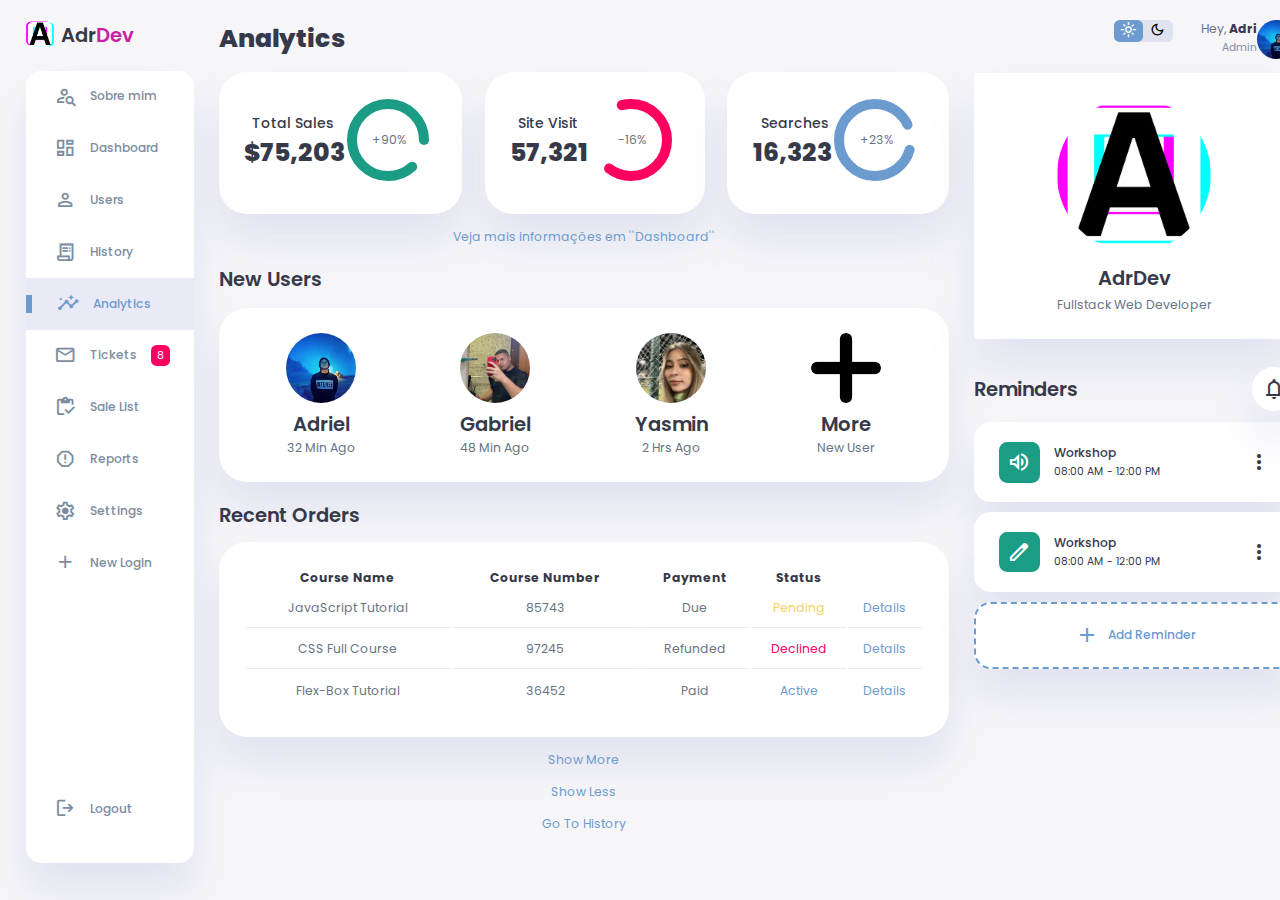
<file: index.html>
<!DOCTYPE html>
<html lang="en">
  <head>
    <meta charset="UTF-8" />
    <meta name="viewport" content="width=device-width, initial-scale=1.0" />
    <link
      href="https://fonts.googleapis.com/css2?family=Material+Symbols+Outlined"
      rel="stylesheet"
    />
    <title>Painel administrativo</title>
    <link rel="stylesheet" href="style.css" />
  </head>
  <body>
    <div class="container">
      <!-- sidebar -->
      <aside>
        <div class="toggle">
           <div class="logo">
              <img src="./assets/logo.png" alt="logo do site" href="dashboard.html" />
              <h2>Adr<span class="greenColor">Dev</span></h2>
           </div>
           <div class="close" id="close-btn">
              <span class="material-symbols-outlined"> close </span>
           </div>
        </div>


        <div class="sidebar">
         <a href="sobreMim.html">
            <span class="material-symbols-outlined">
               person_search
               </span>
             <h3>Sobre mim</h3>
          </a>
            <a href="dashboard.html">
               <span class="material-symbols-outlined">
                   dashboard
               </span>
               <h3>Dashboard</h3>
            </a>
            <a href="users.html">
               <span class="material-symbols-outlined">
                  person
               </span>
               <h3>Users</h3>
           </a>
           <a href="history.html">
              <span class="material-symbols-outlined">
                receipt_long
              </span>
              <h3>History</h3>
           </a>
           <a href="#" class="active">
              <span class="material-symbols-outlined">
                 insights
              </span>
             <h3>Analytics</h3>
          </a>
          <a href="tickets.html">
             <span class="material-symbols-outlined">
                mail_outline
             </span>
             <h3>Tickets</h3>
             <span class="message-count">8</span>
          </a>
          <a href="sales.html">
             <span class="material-symbols-outlined">
                inventory
             </span>
             <h3>Sale List</h3>
          </a>
          <a href="reports.html">
            <span class="material-symbols-outlined">
               report
            </span>
            <h3>Reports</h3>
         </a>
         <a href="settings.html" class="hide">
          <span class="material-symbols-outlined">
             settings
          </span>
          <h3>Settings</h3>
         </a>
         <a href="newLogin.html" class="hide">
          <span class="material-symbols-outlined">
             add
          </span>
          <h3>New Login</h3>
         </a>
         <a href="logout.html">
          <span class="material-symbols-outlined">
             logout
          </span>
          <h3>Logout</h3>
         </a>
      </div>
   </aside>
   <!-- fim da sidebar -->



   <!-- conteúdo principal -->
   <main>
      <h1>Analytics</h1>
      <!-- Análises -->
      <div class="analyse">
         <div class="sales">
            <div class="status">
               <div class="info">
                  <h3>Total Sales</h3>
                  <h1>$75,203</h1>
               </div>
               <div class="progress">
                  <svg>
                     <circle cx="38" cy="38"
                     r="36"></circle>
                  </svg>
                  <div class="percentage">
                     <p>+90%</p>
                  </div>
               </div>
            </div>
         </div>
         <div class="visits">
            <div class="status">
               <div class="info">
                  <h3>Site Visit</h3>
                  <h1>57,321</h1>
               </div>
               <div class="progress">
                  <svg>
                     <circle cx="38" cy="38"
                     r="36"></circle>
                  </svg>
                  <div class="percentage">
                     <p>-16%</p>
                  </div>
               </div>
            </div>
         </div>
         <div class="searches">
            <div class="status">
               <div class="info">
                  <h3>Searches</h3>
                  <h1>16,323</h1>
               </div>
               <div class="progress">
                  <svg>
                     <circle cx="38" cy="38"
                     r="36"></circle>
                  </svg>
                  <div class="percentage">
                     <p>+23%</p>
                  </div>
               </div>
            </div>
         </div>
      </div>
      <!-- fim das análises -->
      <p id="info">Veja mais informações em ''Dashboard''</p>
      <!-- Seção de novo usuário -->
      <div class="new-users">
         <h2>New Users</h2>
         <div class="user-list">
             <div class="user">
                <img src="./assets/adri.jpg" alt="user_photo">
                <h2>Adriel</h2>
                <p>32 Min Ago</p>
             </div>
             <div class="user">
               <img src="./assets/gabi.jpg" alt="user_photo">
               <h2>Gabriel</h2>
               <p>48 Min Ago</p>
             </div>
             <div class="user">
               <img src="./assets/yasmin.jpg" alt="user_photo">
               <h2>Yasmin</h2>
               <p>2 Hrs Ago</p>
             </div>
             <div class="user">
               <img src="./assets/more.png" alt="user_photo">
               <h2>More</h2>
               <p>New User</p>
             </div>
             
         </div>
      </div>
      <!-- fim da seção de novo usuário -->
      

      <!-- Tabela de pedidos recentes -->
      <div class="recent-orders">
         <h2>Recent Orders</h2>
         <table>
            <thead>
               <tr>
                  <th>Course Name</th>
                  <th>Course Number</th>
                  <th>Payment</th>
                  <th>Status</th>
                  <th></th>
               </tr>
            </thead>
            <tbody>
            </tbody>
         </table>
         <a href="#" id="showAllBtn">Show More</a>
         <a href="#" id="showLessBtn">Show Less</a>
         <a href="history.html" id="goToHistory">Go To History</a>
      </div>
      <!-- fim da tabela de pedidos recentes -->

   </main>
   <!-- Fim do conteúdo principal -->


   <!-- Seção da direita -->
   <div class="right-section">
      <div class="nav">
         <button id="menu-btn">
            <span class="material-symbols-outlined">
               menu
            </span>
         </button>
         <div class="dark-mode">
            <span class="material-symbols-outlined active">
               light_mode
            </span>
            <span class="material-symbols-outlined">
               dark_mode
            </span>
         </div>

         <div class="profile">
            <div class="info">
               <p>Hey, <b>Adri</b></p>
               <small class="text-muted">Admin</small>
            </div>
            <div class="profile-photo">
               <img src="./assets/adri.jpg" alt="admin_pic">
            </div>
         </div>
      </div>
      <!-- fim da navegação -->
      <div class="user-profile">
         <div class="logo">
            <img src="./assets/logo.png">
            <h2>AdrDev</h2>
            <p>Fullstack Web Developer</p>
         </div>
      </div>

      <div class="reminders">
         <div class="header">
            <h2>Reminders</h2>
            <span class="material-symbols-outlined">
               notifications_none
            </span>
         </div>

         <div class="notification">
            <div class="icon">
               <span class="material-symbols-outlined">
                  volume_up
               </span>
            </div>
            <div class="content">
               <div class="info">
                  <h3>Workshop</h3>
                  <small class="text_muted">
                     08:00 AM - 12:00 PM
                  </small>
               </div>
               <span class="material-symbols-outlined">
                  more_vert
               </span>
            </div>
         </div>

         <div class="notification deactive">
            <div class="icon">
               <span class="material-symbols-outlined">
                  edit
               </span>
            </div>
            <div class="content">
               <div class="info">
                  <h3>Workshop</h3>
                  <small class="text_muted">
                     08:00 AM - 12:00 PM
                  </small>
               </div>
               <span class="material-symbols-outlined">
                  more_vert
               </span>
            </div>
         </div>

         <div class="notification add-reminder">
            <div>
               <span class="material-symbols-outlined">
                  add
               </span>
               <h3>Add Reminder</h3>
            </div>
         </div>

      </div>

   </div>

   
</div>

    <script src="orders.js"></script>
    <script src="script.js"></script>
  </body>
</html>
</file>
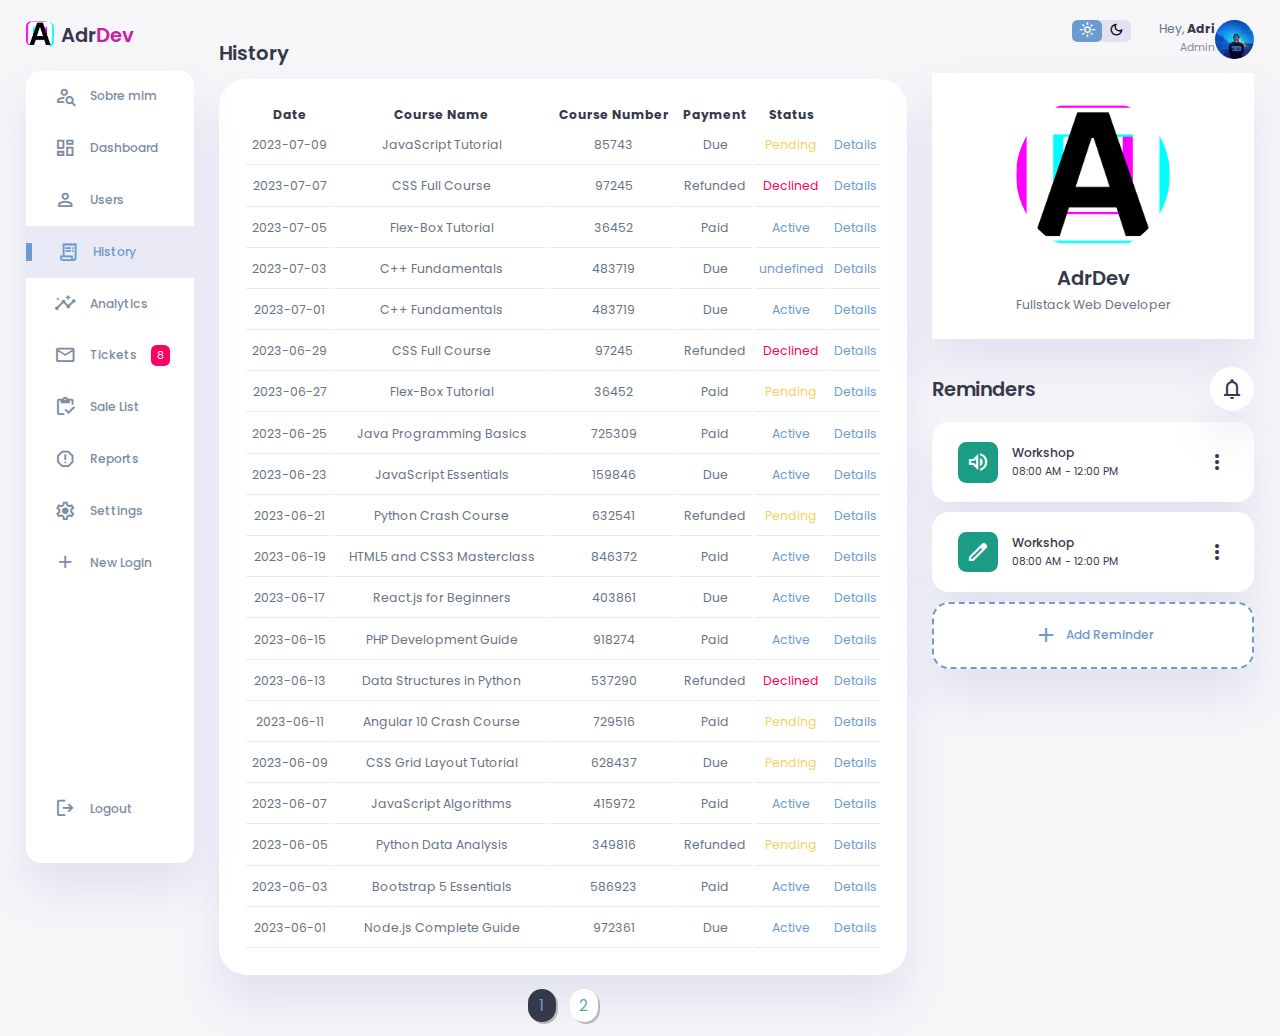
<file: history.html>
<!DOCTYPE html>
<html lang="en">
  <head>
    <meta charset="UTF-8" />
    <meta name="viewport" content="width=device-width, initial-scale=1.0" />
    <link
      href="https://fonts.googleapis.com/css2?family=Material+Symbols+Outlined"
      rel="stylesheet"
    />
    <title>Painel administrativo</title>
    <link rel="stylesheet" href="style.css" />
    <link rel="stylesheet" href="styleHistory.css">
  </head>
  <body>
    <div class="container">
      <!-- sidebar -->
      <aside>
        <div class="toggle">
           <div class="logo">
              <img src="./assets/logo.png" alt="logo do site" href="dashboard.html" />
              <h2>Adr<span class="greenColor">Dev</span></h2>
           </div>
           <div class="close" id="close-btn">
              <span class="material-symbols-outlined"> close </span>
           </div>
        </div>


        <div class="sidebar">
         <a href="sobreMim.html">
            <span class="material-symbols-outlined">
               person_search
               </span>
             <h3>Sobre mim</h3>
           </a>
            <a href="dashboard.html">
               <span class="material-symbols-outlined">
                   dashboard
               </span>
               <h3>Dashboard</h3>
            </a>
            <a href="users.html">
               <span class="material-symbols-outlined">
                  person
               </span>
               <h3>Users</h3>
           </a>
           <a href="history.html" class="active">
              <span class="material-symbols-outlined">
                receipt_long
              </span>
              <h3>History</h3>
           </a>
           <a href="index.html">
              <span class="material-symbols-outlined">
                 insights
              </span>
             <h3>Analytics</h3>
          </a>
          <a href="tickets.html">
             <span class="material-symbols-outlined">
                mail_outline
             </span>
             <h3>Tickets</h3>
             <span class="message-count">8</span>
          </a>
          <a href="sales.html">
             <span class="material-symbols-outlined">
                inventory
             </span>
             <h3>Sale List</h3>
          </a>
          <a href="reports.html">
            <span class="material-symbols-outlined">
               report
            </span>
            <h3>Reports</h3>
         </a>
         <a href="settings.html">
          <span class="material-symbols-outlined">
             settings
          </span>
          <h3>Settings</h3>
         </a>
         <a href="newLogin.html">
          <span class="material-symbols-outlined">
             add
          </span>
          <h3>New Login</h3>
         </a>
         <a href="logout.html">
          <span class="material-symbols-outlined">
             logout
          </span>
          <h3>Logout</h3>
         </a>
      </div>
   </aside>
   <!-- fim da sidebar -->



   <!-- conteúdo principal -->
   <main>
      <!-- Tabela de pedidos recentes -->
      <div class="history-main">
         <h2>History</h2>
         <table>
            <thead>
               <tr>
                  <th>Date</th>
                  <th>Course Name</th>
                  <th>Course Number</th>
                  <th>Payment</th>
                  <th>Status</th>
                  <th></th>
               </tr>
            </thead>
            <tbody>
            </tbody>
         </table>
         <div class="historyPages">
           <a href="#" id="firstPageHistoryButton" class="historyPagesBtn">1</a>
           <a href="#" id="secondPageHistoryButton" class="historyPagesBtn">2</a>
         </div>
         

      </div>
      <!-- fim da tabela de pedidos recentes -->

   </main>
   <!-- Fim do conteúdo principal -->


   <!-- Seção da direita -->
   <div class="right-section">
      <div class="nav">
         <button id="menu-btn">
            <span class="material-symbols-outlined">
               menu
            </span>
         </button>
         <div class="dark-mode">
            <span class="material-symbols-outlined active">
               light_mode
            </span>
            <span class="material-symbols-outlined">
               dark_mode
            </span>
         </div>

         <div class="profile">
            <div class="info">
               <p>Hey, <b>Adri</b></p>
               <small class="text-muted">Admin</small>
            </div>
            <div class="profile-photo">
               <img src="./assets/adri.jpg" alt="admin_pic">
            </div>
         </div>
      </div>
      <!-- fim da navegação -->
      <div class="user-profile">
         <div class="logo">
            <img src="./assets/logo.png">
            <h2>AdrDev</h2>
            <p>Fullstack Web Developer</p>
         </div>
      </div>

      <div class="reminders">
         <div class="header">
            <h2>Reminders</h2>
            <span class="material-symbols-outlined">
               notifications_none
            </span>
         </div>

         <div class="notification">
            <div class="icon">
               <span class="material-symbols-outlined">
                  volume_up
               </span>
            </div>
            <div class="content">
               <div class="info">
                  <h3>Workshop</h3>
                  <small class="text_muted">
                     08:00 AM - 12:00 PM
                  </small>
               </div>
               <span class="material-symbols-outlined">
                  more_vert
               </span>
            </div>
         </div>

         <div class="notification deactive">
            <div class="icon">
               <span class="material-symbols-outlined">
                  edit
               </span>
            </div>
            <div class="content">
               <div class="info">
                  <h3>Workshop</h3>
                  <small class="text_muted">
                     08:00 AM - 12:00 PM
                  </small>
               </div>
               <span class="material-symbols-outlined">
                  more_vert
               </span>
            </div>
         </div>

         <div class="notification add-reminder">
            <div>
               <span class="material-symbols-outlined">
                  add
               </span>
               <h3>Add Reminder</h3>
            </div>
         </div>

      </div>

   </div>

   
</div>
    <script src="history.js"></script>
    <script src="script.js"></script>
  </body>
</html>
</file>
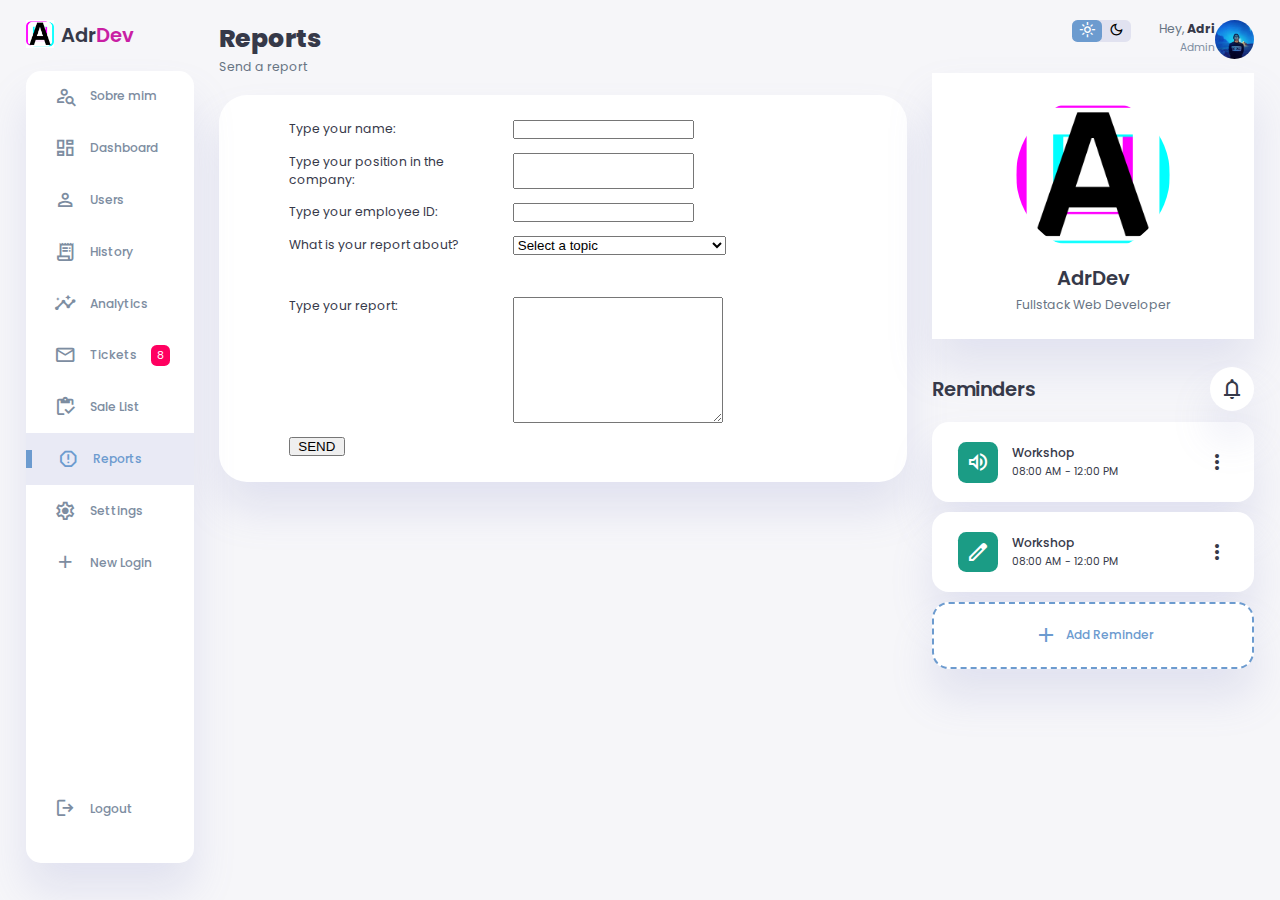
<file: reports.html>
<!DOCTYPE html>
   <html lang="en">
   <head>
      <meta charset="UTF-8" />
      <meta name="viewport" content="width=device-width, initial-scale=1.0" />
      <link
         href="https://fonts.googleapis.com/css2?family=Material+Symbols+Outlined"
         rel="stylesheet"
      />
      <title>Painel administrativo</title>
      <link rel="stylesheet" href="style.css" />
      <link rel="stylesheet" href="styleReports.css" />
   </head>
   <body>
   <div class="container">
         <!-- sidebar -->
         <aside>
         <div class="toggle">
            <div class="logo">
               <img src="./assets/logo.png" alt="logo do site" href="dashboard.html" />
               <h2>Adr<span class="greenColor">Dev</span></h2>
            </div>
            <div class="close" id="close-btn">
               <span class="material-symbols-outlined"> close </span>
            </div>
         </div>


         <div class="sidebar">
            <a href="sobreMim.html">
               <span class="material-symbols-outlined">
                  person_search
                  </span>
                <h3>Sobre mim</h3>
             </a>
               <a href="dashboard.html">
                  <span class="material-symbols-outlined">
                     dashboard
                  </span>
                  <h3>Dashboard</h3>
               </a>
               <a href="users.html">
                  <span class="material-symbols-outlined">
                     person
                  </span>
                  <h3>Users</h3>
            </a>
            <a href="history.html">
               <span class="material-symbols-outlined">
                  receipt_long
               </span>
               <h3>History</h3>
            </a>
            <a href="./index.html">
               <span class="material-symbols-outlined">
                  insights
               </span>
               <h3>Analytics</h3>
            </a>
            <a href="tickets.html">
               <span class="material-symbols-outlined">
                  mail_outline
               </span>
               <h3>Tickets</h3>
               <span class="message-count">8</span>
            </a>
            <a href="./sales.html">
               <span class="material-symbols-outlined">
                  inventory
               </span>
               <h3>Sale List</h3>
            </a>
            <a href="reports.html" class="active">
               <span class="material-symbols-outlined">
                  report
               </span>
               <h3>Reports</h3>
            </a>
            <a href="settings.html">
            <span class="material-symbols-outlined">
               settings
            </span>
            <h3>Settings</h3>
            </a>
            <a href="newLogin.html">
            <span class="material-symbols-outlined">
               add
            </span>
            <h3>New Login</h3>
            </a>
            <a href="logout.html">
            <span class="material-symbols-outlined">
               logout
            </span>
            <h3>Logout</h3>
            </a>
         </div>
      </aside>
      <!-- fim da sidebar -->



      <!-- conteúdo principal -->
      <main>
         <h1>Reports</h1>
         <p id="report_subtext">Send a report</p>
         
         <div class="reports_page_list">
               <div class="reports_page_list_reports">
                     <form>
                        <span>
                           <label for="name">Type your name:</label>
                           <input type="text" id="name">
                        </span>
                        <span>
                           <label for="position">Type your position in the company:</label>
                           <input type="text" id="position">
                        </span>
                        <span>
                           <label for="id">Type your employee ID:</label>
                           <input type="text" id="id">
                        </span>
                        <span>
                           <label for="about">What is your report about?</label>
                           <select id="about" name="about">
                           <option value="">Select a topic</option>
                           <option value="porto-alegre">Problems with company website</option>
                           <option value="caxias-do-sul">Problems with clients</option>
                           <option value="canoas">Problems with co-workers</option>
                           <option value="canoas">Problems with admin website</option>
                        </select>
                        </span>
                        <span id="textCenter">
                           <label for="text-area">Type your report:</label>
                           <textarea id="text-area"></textarea>
                        </span>
                        <button type="submit"> SEND </button>
                        </form>
               </div>
               </div>
      </main>
      <!-- Fim do conteúdo principal -->


      <!-- Seção da direita -->
      <div class="right-section">
         <div class="nav">
            <button id="menu-btn">
               <span class="material-symbols-outlined">
                  menu
               </span>
            </button>
            <div class="dark-mode">
               <span class="material-symbols-outlined active">
                  light_mode
               </span>
               <span class="material-symbols-outlined">
                  dark_mode
               </span>
            </div>

            <div class="profile">
               <div class="info">
                  <p>Hey, <b>Adri</b></p>
                  <small class="text-muted">Admin</small>
               </div>
               <div class="profile-photo">
                  <img src="./assets/adri.jpg" alt="admin_pic">
               </div>
            </div>
         </div>
         <!-- fim da navegação -->
         <div class="user-profile">
            <div class="logo">
               <img src="./assets/logo.png">
               <h2>AdrDev</h2>
               <p>Fullstack Web Developer</p>
            </div>
         </div>

         <div class="reminders">
            <div class="header">
               <h2>Reminders</h2>
               <span class="material-symbols-outlined">
                  notifications_none
               </span>
            </div>

            <div class="notification">
               <div class="icon">
                  <span class="material-symbols-outlined">
                     volume_up
                  </span>
               </div>
               <div class="content">
                  <div class="info">
                     <h3>Workshop</h3>
                     <small class="text_muted">
                        08:00 AM - 12:00 PM
                     </small>
                  </div>
                  <span class="material-symbols-outlined">
                     more_vert
                  </span>
               </div>
            </div>

            <div class="notification deactive">
               <div class="icon">
                  <span class="material-symbols-outlined">
                     edit
                  </span>
               </div>
               <div class="content">
                  <div class="info">
                     <h3>Workshop</h3>
                     <small class="text_muted">
                        08:00 AM - 12:00 PM
                     </small>
                  </div>
                  <span class="material-symbols-outlined">
                     more_vert
                  </span>
               </div>
            </div>

            <div class="notification add-reminder">
               <div>
                  <span class="material-symbols-outlined">
                     add
                  </span>
                  <h3>Add Reminder</h3>
               </div>
            </div>

         </div>

      </div>

      
   </div>

      <script src="script.js"></script>
   </body>
   </html>
</file>
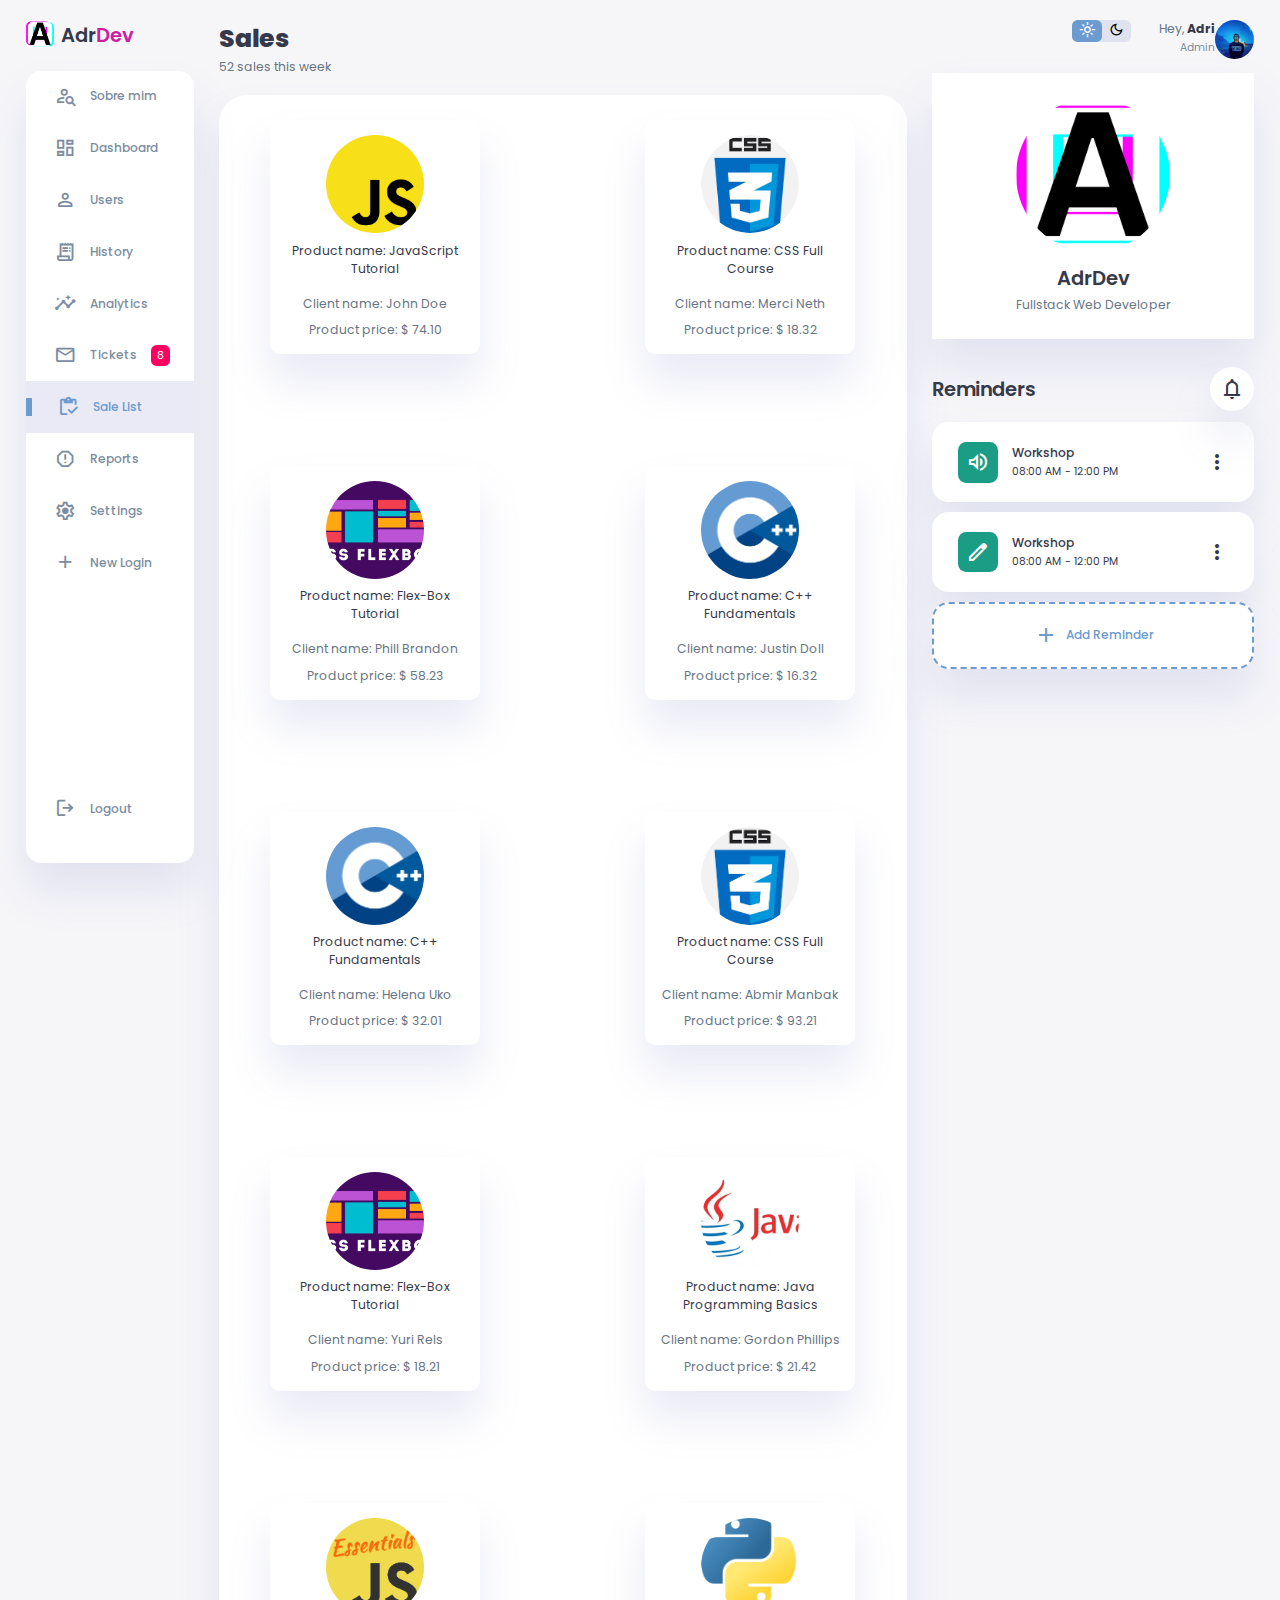
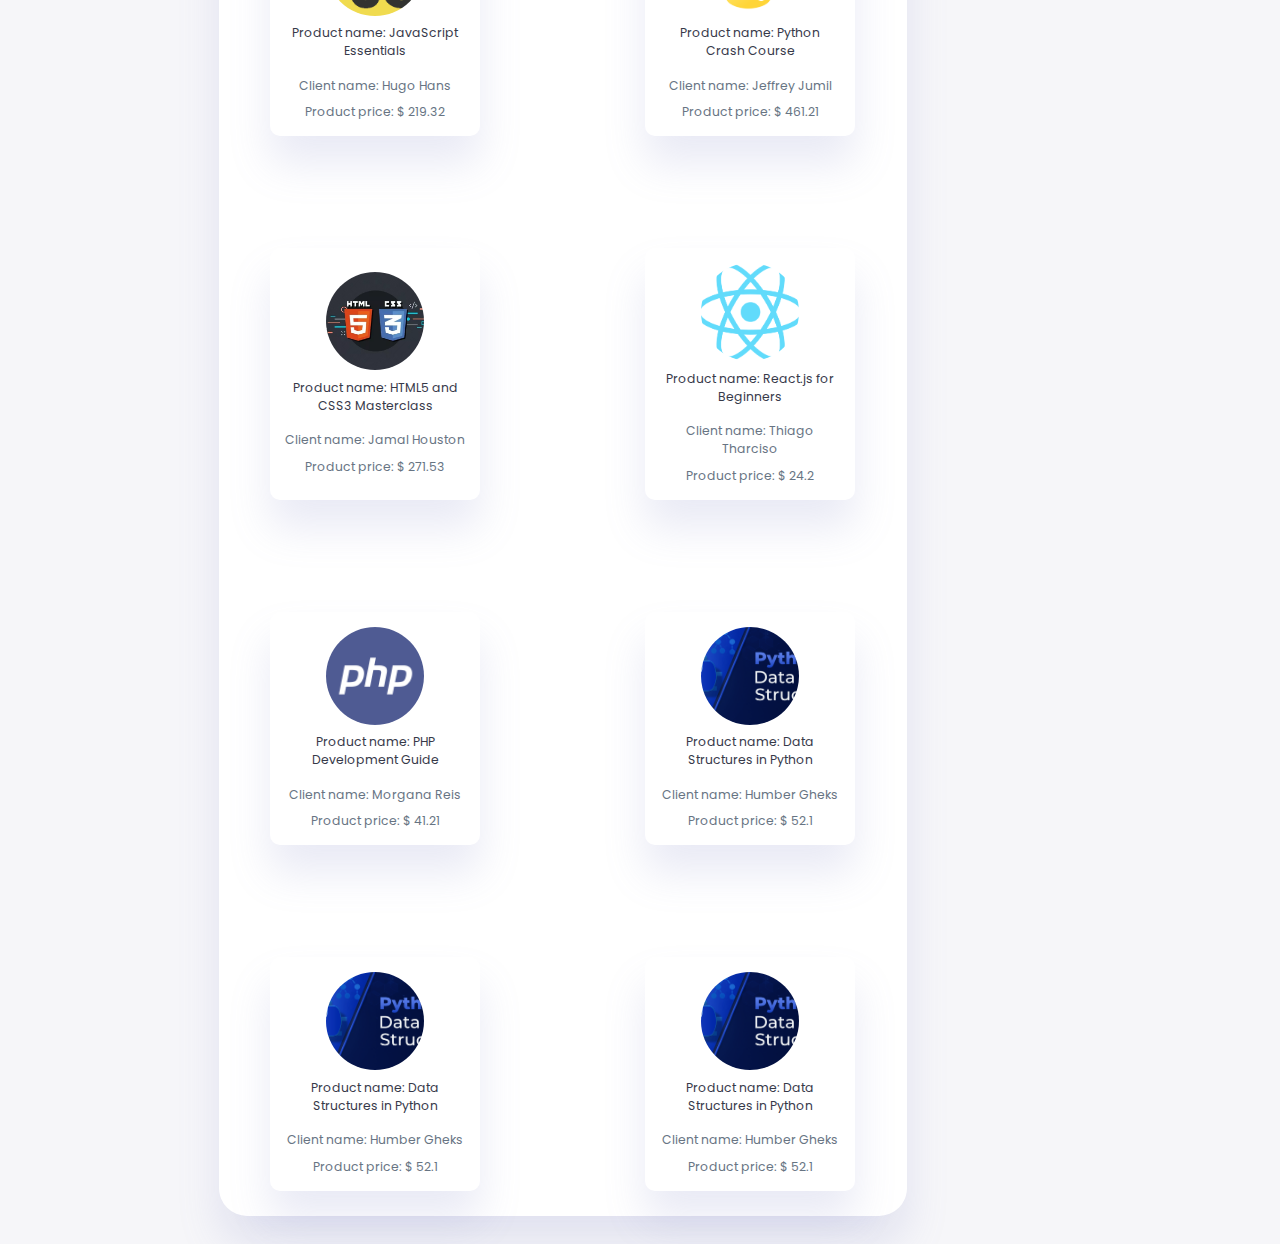
<file: sales.html>
<!DOCTYPE html>
<html lang="en">
  <head>
    <meta charset="UTF-8" />
    <meta name="viewport" content="width=device-width, initial-scale=1.0" />
    <link
      href="https://fonts.googleapis.com/css2?family=Material+Symbols+Outlined"
      rel="stylesheet"
    />
    <title>Painel administrativo</title>
    <link rel="stylesheet" href="style.css" />
    <link rel="stylesheet" href="styleUsers.css" />
    <link rel="stylesheet" href="styleSales.css">
  </head>
  <body>
  <div class="container">
      <!-- sidebar -->
      <aside>
        <div class="toggle">
           <div class="logo">
              <img src="./assets/logo.png" alt="logo do site" href="dashboard.html" />
              <h2>Adr<span class="greenColor">Dev</span></h2>
           </div>
           <div class="close" id="close-btn">
              <span class="material-symbols-outlined"> close </span>
           </div>
        </div>


        <div class="sidebar">
         <a href="sobreMim.html">
            <span class="material-symbols-outlined">
               person_search
               </span>
             <h3>Sobre mim</h3>
          </a>
            <a href="dashboard.html">
               <span class="material-symbols-outlined">
                   dashboard
               </span>
               <h3>Dashboard</h3>
            </a>
            <a href="users.html">
               <span class="material-symbols-outlined">
                  person
               </span>
               <h3>Users</h3>
           </a>
           <a href="history.html">
              <span class="material-symbols-outlined">
                receipt_long
              </span>
              <h3>History</h3>
           </a>
           <a href="./index.html">
              <span class="material-symbols-outlined">
                 insights
              </span>
             <h3>Analytics</h3>
          </a>
          <a href="tickets.html">
             <span class="material-symbols-outlined">
                mail_outline
             </span>
             <h3>Tickets</h3>
             <span class="message-count">8</span>
          </a>
          <a href="./sales.html" class="active">
             <span class="material-symbols-outlined">
                inventory
             </span>
             <h3>Sale List</h3>
          </a>
          <a href="reports.html">
            <span class="material-symbols-outlined">
               report
            </span>
            <h3>Reports</h3>
         </a>
         <a href="settings.html">
          <span class="material-symbols-outlined">
             settings
          </span>
          <h3>Settings</h3>
         </a>
         <a href="newLogin.html">
          <span class="material-symbols-outlined">
             add
          </span>
          <h3>New Login</h3>
         </a>
         <a href="logout.html">
          <span class="material-symbols-outlined">
             logout
          </span>
          <h3>Logout</h3>
         </a>
      </div>
   </aside>
   <!-- fim da sidebar -->



   <!-- conteúdo principal -->
   <main>
      <h1>Sales</h1>
      <p id="sales_number">52 sales this week</p>
      <!-- Lista de usuários -->
      <div class="sales_page_list">
            <div class="sales_page_list_sales">
            </div>
       </div> 
      <!-- fim da lista de usuários -->
   

   </main>
   <!-- Fim do conteúdo principal -->


   <!-- Seção da direita -->
   <div class="right-section">
      <div class="nav">
         <button id="menu-btn">
            <span class="material-symbols-outlined">
               menu
            </span>
         </button>
         <div class="dark-mode">
            <span class="material-symbols-outlined active">
               light_mode
            </span>
            <span class="material-symbols-outlined">
               dark_mode
            </span>
         </div>

         <div class="profile">
            <div class="info">
               <p>Hey, <b>Adri</b></p>
               <small class="text-muted">Admin</small>
            </div>
            <div class="profile-photo">
               <img src="./assets/adri.jpg" alt="admin_pic">
            </div>
         </div>
      </div>
      <!-- fim da navegação -->
      <div class="user-profile">
         <div class="logo">
            <img src="./assets/logo.png">
            <h2>AdrDev</h2>
            <p>Fullstack Web Developer</p>
         </div>
      </div>

      <div class="reminders">
         <div class="header">
            <h2>Reminders</h2>
            <span class="material-symbols-outlined">
               notifications_none
            </span>
         </div>

         <div class="notification">
            <div class="icon">
               <span class="material-symbols-outlined">
                  volume_up
               </span>
            </div>
            <div class="content">
               <div class="info">
                  <h3>Workshop</h3>
                  <small class="text_muted">
                     08:00 AM - 12:00 PM
                  </small>
               </div>
               <span class="material-symbols-outlined">
                  more_vert
               </span>
            </div>
         </div>

         <div class="notification deactive">
            <div class="icon">
               <span class="material-symbols-outlined">
                  edit
               </span>
            </div>
            <div class="content">
               <div class="info">
                  <h3>Workshop</h3>
                  <small class="text_muted">
                     08:00 AM - 12:00 PM
                  </small>
               </div>
               <span class="material-symbols-outlined">
                  more_vert
               </span>
            </div>
         </div>

         <div class="notification add-reminder">
            <div>
               <span class="material-symbols-outlined">
                  add
               </span>
               <h3>Add Reminder</h3>
            </div>
         </div>

      </div>

   </div>

   
</div>

    <script src="sales.js"></script>
    <script src="script.js"></script>
  </body>
</html>
</file>
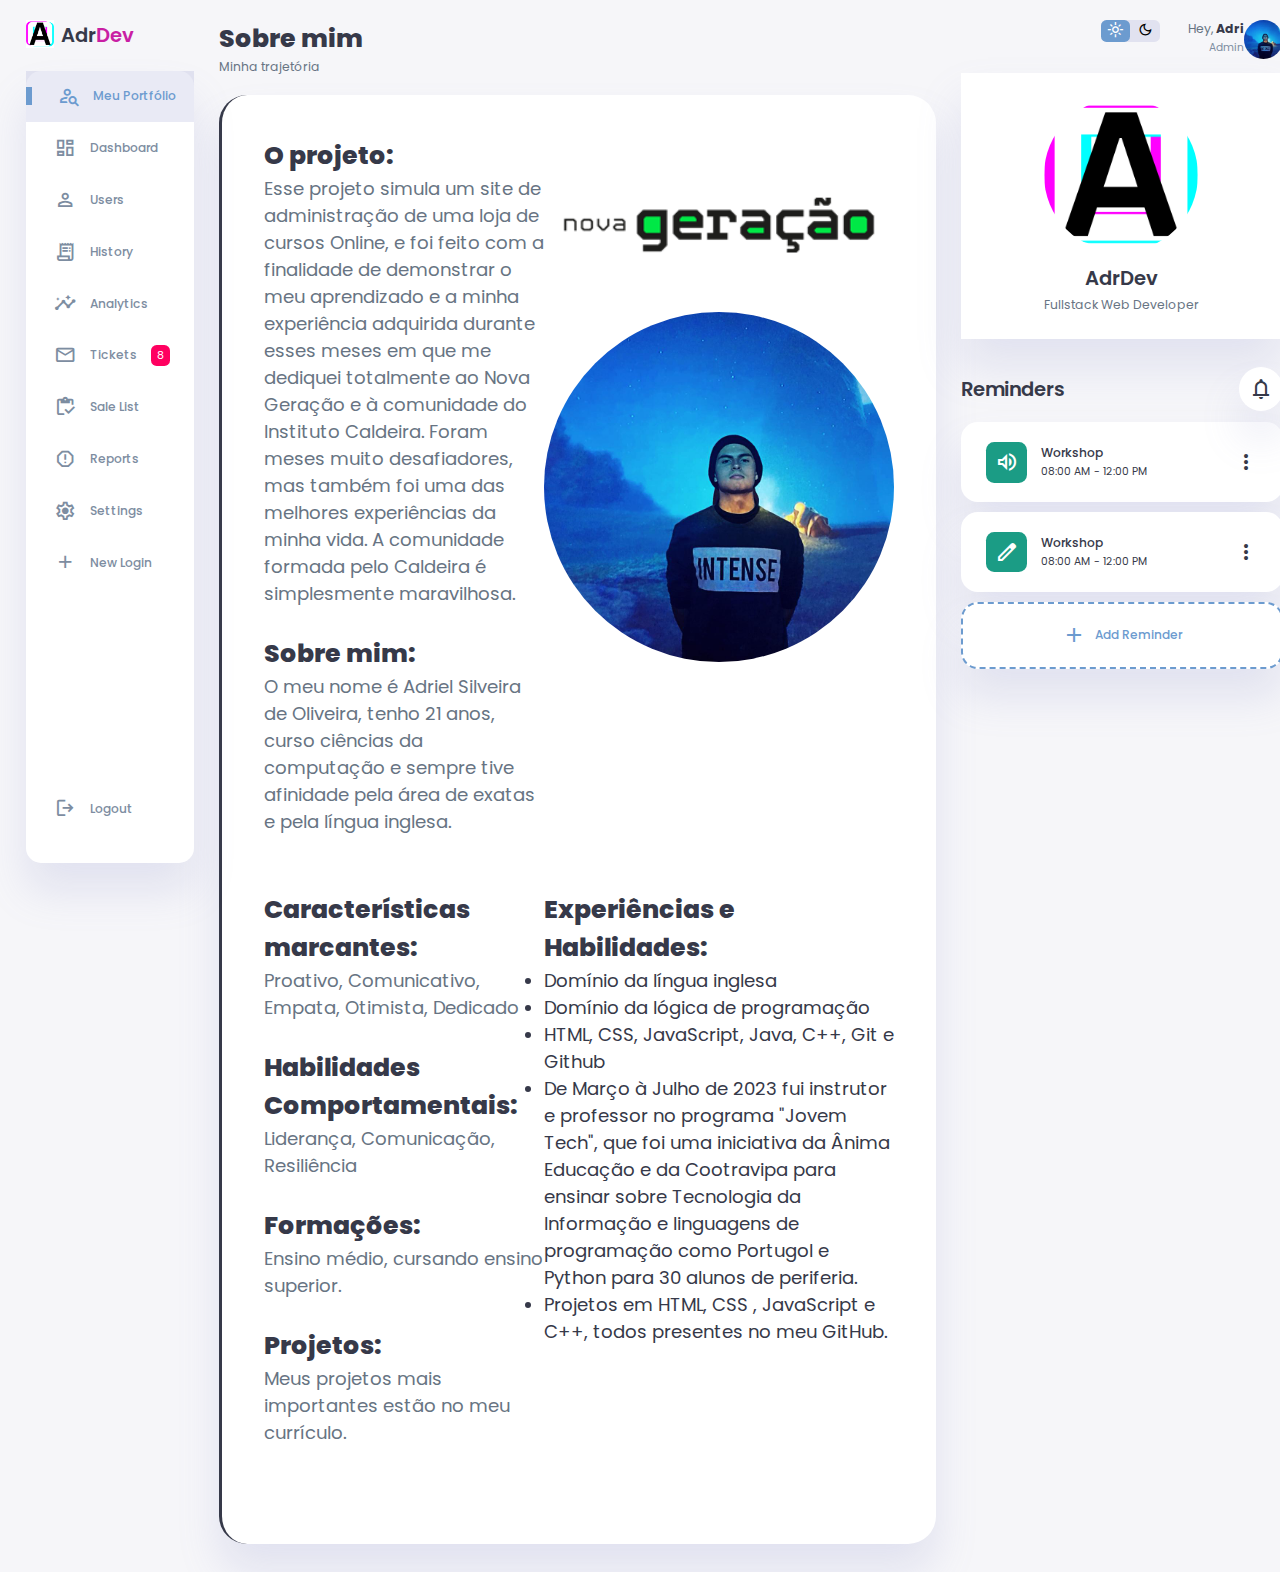
<file: sobreMim.html>
<!DOCTYPE html>
<html lang="en">
<head>
   <meta charset="UTF-8" />
   <meta name="viewport" content="width=device-width, initial-scale=1.0" />
   <link
      href="https://fonts.googleapis.com/css2?family=Material+Symbols+Outlined"
      rel="stylesheet"
   />
   <title>Painel administrativo</title>
   <link rel="stylesheet" href="style.css" />
   <link rel="stylesheet" href="styleSobreMim.css" />
</head>
<body>
<div class="container">
      <!-- sidebar -->
      <aside>
         <div class="toggle">
            <div class="logo">
               <img src="./assets/logo.png" alt="logo do site" href="dashboard.html" />
               <h2>Adr<span class="greenColor">Dev</span></h2>
            </div>
            <div class="close" id="close-btn">
               <span class="material-symbols-outlined"> close </span>
            </div>
         </div>


      <div class="sidebar">
        <a href="sobreMim.html" class="active">
         <span class="material-symbols-outlined">
            person_search
            </span>
          <h3>Meu Portfólio</h3>
       </a>
            <a href="dashboard.html">
               <span class="material-symbols-outlined">
                  dashboard
               </span>
               <h3>Dashboard</h3>
            </a>
            <a href="users.html">
               <span class="material-symbols-outlined">
                  person
               </span>
               <h3>Users</h3>
         </a>
         <a href="history.html">
            <span class="material-symbols-outlined">
               receipt_long
            </span>
            <h3>History</h3>
         </a>
         <a href="./index.html">
            <span class="material-symbols-outlined">
               insights
            </span>
            <h3>Analytics</h3>
         </a>
         <a href="tickets.html">
            <span class="material-symbols-outlined">
               mail_outline
            </span>
            <h3>Tickets</h3>
            <span class="message-count">8</span>
         </a>
         <a href="./sales.html">
            <span class="material-symbols-outlined">
               inventory
            </span>
            <h3>Sale List</h3>
         </a>
         <a href="reports.html" >
            <span class="material-symbols-outlined">
               report
            </span>
            <h3>Reports</h3>
         </a>
         <a href="settings.html">
         <span class="material-symbols-outlined">
            settings
         </span>
         <h3>Settings</h3>
         </a>
         <a href="newLogin.html">
         <span class="material-symbols-outlined">
            add
         </span>
         <h3>New Login</h3>
         </a>
         <a href="logout.html">
         <span class="material-symbols-outlined">
            logout
         </span>
         <h3>Logout</h3>
         </a>
      </div>
   </aside>
   <!-- fim da sidebar -->



   <!-- conteúdo principal -->
   <main>
      <h1>Sobre mim</h1>
      <p id="report_subtext">Minha trajetória</p>
      
      <div class="myHistory">
            <div class="myHistoryContainer">
               <div class="firstRow">
                    <div class="firstRow_column">
                        <div class="firstRow_column_element">
                            <h1>O projeto:</h1>
                            <p>Esse projeto simula um site de administração de uma loja de cursos Online, e foi feito com a finalidade de demonstrar o meu aprendizado e a minha experiência adquirida durante
                              esses meses em que me dediquei totalmente ao Nova Geração e à comunidade do Instituto Caldeira. Foram meses muito desafiadores, mas também 
                              foi uma das melhores experiências da minha vida. A comunidade formada pelo Caldeira é simplesmente maravilhosa.</p>
                        </div>
                        <div class="firstRow_column_element">
                           <h1>Sobre mim:</h1>
                           <p>O meu nome é Adriel Silveira de Oliveira, tenho 21 anos, curso ciências da computação e sempre tive 
                              afinidade pela área de exatas e pela língua inglesa.</p>
                       </div>
                    </div>
                    <div class="firstRow_column2">
                        <img src="./assets/caldeira.png" alt="" class="caldeira">
                        <img src="./assets/adri.jpg" class="eu">
                    </div>
               </div>
             <div class="column">
               <div class="secondRow">
                  <div class="secondRowColumn">
                   <div class="secondRow_element">
                       <h1>Características marcantes:</h1>
                       <p>Proativo, Comunicativo, Empata, Otimista, Dedicado</p>
                   </div>
                   <div class="secondRow_element">
                     <h1>Habilidades Comportamentais:</h1>
                     <p>Liderança, Comunicação, Resiliência</p>
                 </div>
                 <div class="containerRow">
                  <h1>Formações:</h1>
                  <p>Ensino médio, cursando ensino superior.</p>
               </div>
               <div class="containerRow">
                  <h1>Projetos: </h1>
                        <p>Meus projetos mais importantes estão no meu currículo. </p>
               </div>
               
               </div>
                   <div class="secondRow_element">
                     <h1>Experiências e Habilidades:</h1>
                     <ul>
                        <li>Domínio da língua inglesa</li>
                        <li>Domínio da lógica de programação</li>
                        <li>HTML, CSS, JavaScript, Java, C++, Git e Github</li>
                        <li>De Março à Julho de 2023 fui instrutor e professor no programa "Jovem Tech", que foi uma iniciativa
                           da Ânima Educação e da Cootravipa para ensinar sobre Tecnologia da Informação e linguagens de programação
                           como Portugol e Python para 30 alunos de periferia.
                        </li>
                        <li>
                           Projetos em HTML, CSS , JavaScript e C++, todos presentes no meu GitHub.
                        </li>
                     </ul>
                 </div>
            </div>
            </div>
            <div>
            </div>
         </div>
   </main>
   <!-- Fim do conteúdo principal -->


   <!-- Seção da direita -->
   <div class="right-section">
      <div class="nav">
         <button id="menu-btn">
            <span class="material-symbols-outlined">
               menu
            </span>
         </button>
         <div class="dark-mode">
            <span class="material-symbols-outlined active">
               light_mode
            </span>
            <span class="material-symbols-outlined">
               dark_mode
            </span>
         </div>

         <div class="profile">
            <div class="info">
               <p>Hey, <b>Adri</b></p>
               <small class="text-muted">Admin</small>
            </div>
            <div class="profile-photo">
               <img src="./assets/adri.jpg" alt="admin_pic">
            </div>
         </div>
      </div>
      <!-- fim da navegação -->
      <div class="user-profile">
         <div class="logo">
            <img src="./assets/logo.png">
            <h2>AdrDev</h2>
            <p>Fullstack Web Developer</p>
         </div>
      </div>

      <div class="reminders">
         <div class="header">
            <h2>Reminders</h2>
            <span class="material-symbols-outlined">
               notifications_none
            </span>
         </div>

         <div class="notification">
            <div class="icon">
               <span class="material-symbols-outlined">
                  volume_up
               </span>
            </div>
            <div class="content">
               <div class="info">
                  <h3>Workshop</h3>
                  <small class="text_muted">
                     08:00 AM - 12:00 PM
                  </small>
               </div>
               <span class="material-symbols-outlined">
                  more_vert
               </span>
            </div>
         </div>

         <div class="notification deactive">
            <div class="icon">
               <span class="material-symbols-outlined">
                  edit
               </span>
            </div>
            <div class="content">
               <div class="info">
                  <h3>Workshop</h3>
                  <small class="text_muted">
                     08:00 AM - 12:00 PM
                  </small>
               </div>
               <span class="material-symbols-outlined">
                  more_vert
               </span>
            </div>
         </div>

         <div class="notification add-reminder">
            <div>
               <span class="material-symbols-outlined">
                  add
               </span>
               <h3>Add Reminder</h3>
            </div>
         </div>

      </div>

   </div>

   
</div>

   <script src="script.js"></script>
</body>
</html>
</file>
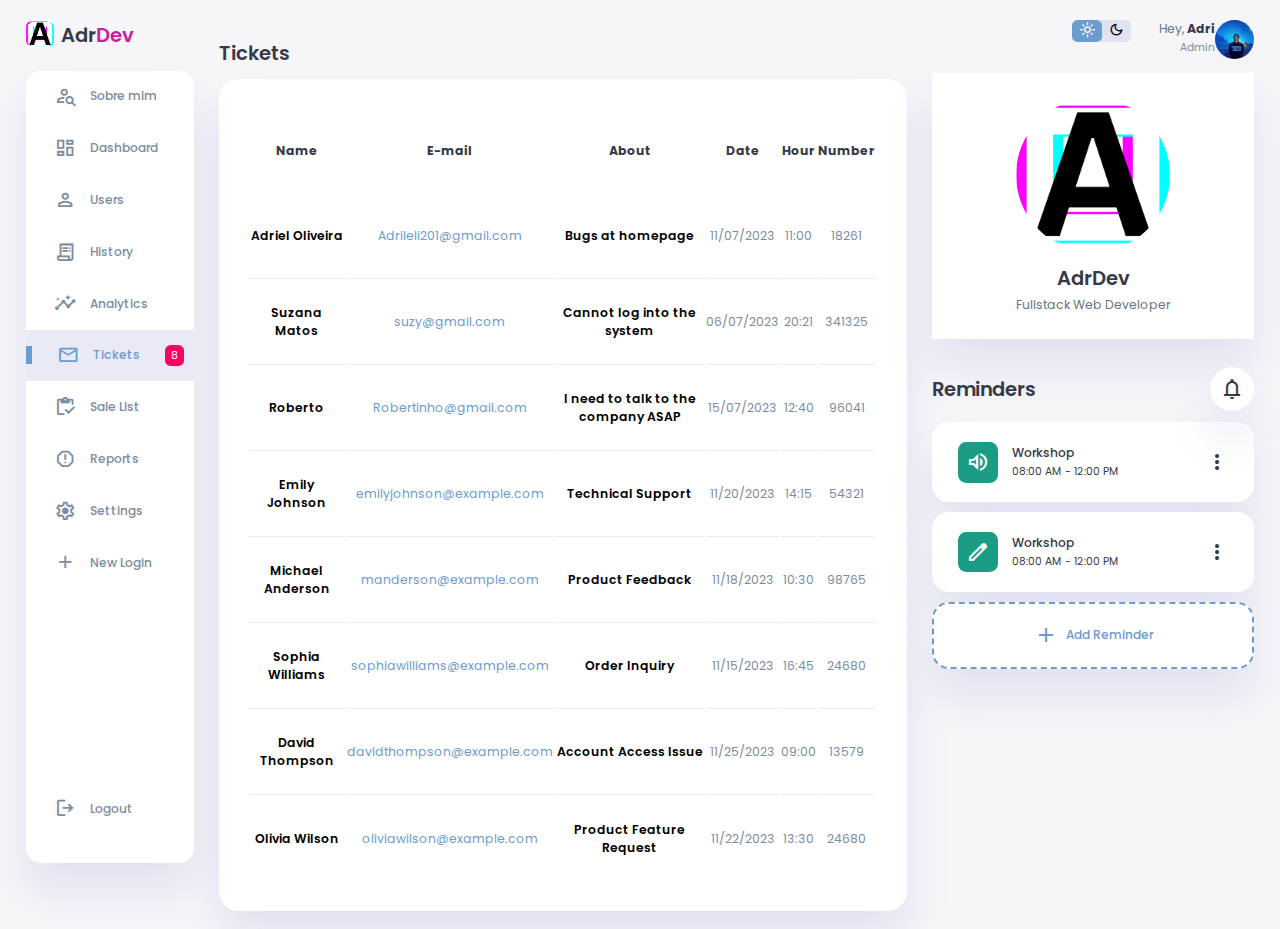
<file: tickets.html>
<!DOCTYPE html>
<html lang="en">
  <head>
    <meta charset="UTF-8" />
    <meta name="viewport" content="width=device-width, initial-scale=1.0" />
    <link
      href="https://fonts.googleapis.com/css2?family=Material+Symbols+Outlined"
      rel="stylesheet"
    />
    <title>Painel administrativo</title>
    <link rel="stylesheet" href="style.css" />
    <link rel="stylesheet" href="styleHistory.css">
    <link rel="stylesheet" href="styleTickets.css">
  </head>
  <body>
    <div class="container">
      <!-- sidebar -->
      <aside>
        <div class="toggle">
           <div class="logo">
              <img src="./assets/logo.png" alt="logo do site" href="dashboard.html" />
              <h2>Adr<span class="greenColor">Dev</span></h2>
           </div>
           <div class="close" id="close-btn">
              <span class="material-symbols-outlined"> close </span>
           </div>
        </div>


        <div class="sidebar">
         <a href="sobreMim.html">
            <span class="material-symbols-outlined">
               person_search
               </span>
             <h3>Sobre mim</h3>
          </a>
            <a href="dashboard.html">
               <span class="material-symbols-outlined">
                   dashboard
               </span>
               <h3>Dashboard</h3>
            </a>
            <a href="users.html">
               <span class="material-symbols-outlined">
                  person
               </span>
               <h3>Users</h3>
           </a>
           <a href="history.html">
              <span class="material-symbols-outlined">
                receipt_long
              </span>
              <h3>History</h3>
           </a>
           <a href="index.html">
              <span class="material-symbols-outlined">
                 insights
              </span>
             <h3>Analytics</h3>
          </a>
          <a href="#" class="active">
             <span class="material-symbols-outlined">
                mail_outline
             </span>
             <h3>Tickets</h3>
             <span class="message-count" style="color: var(--color-white);">8</span>
          </a>
          <a href="sales.html">
             <span class="material-symbols-outlined">
                inventory
             </span>
             <h3>Sale List</h3>
          </a>
          <a href="reports.html">
            <span class="material-symbols-outlined">
               report
            </span>
            <h3>Reports</h3>
         </a>
         <a href="settings.html">
          <span class="material-symbols-outlined">
             settings
          </span>
          <h3>Settings</h3>
         </a>
         <a href="newLogin-html">
          <span class="material-symbols-outlined">
             add
          </span>
          <h3>New Login</h3>
         </a>
         <a href="logout.html">
          <span class="material-symbols-outlined">
             logout
          </span>
          <h3>Logout</h3>
         </a>
      </div>
   </aside>
   <!-- fim da sidebar -->



   <!-- conteúdo principal -->
   <main>
      <!-- Tabela de pedidos recentes -->
      <div class="tickets-main">
         <h2>Tickets</h2>
         <table>
            <thead>
               <tr>
                  <th>Name</th>
                  <th>E-mail</th>
                  <th>About</th>
                  <th>Date</th>
                  <th>Hour</th>
                  <th>Number</th>
                  <th></th>
               </tr>
            </thead>
            <tbody>
            </tbody>
         </table>

         

      </div>
      <!-- fim da tabela de pedidos recentes -->

   </main>
   <!-- Fim do conteúdo principal -->


   <!-- Seção da direita -->
   <div class="right-section">
      <div class="nav">
         <button id="menu-btn">
            <span class="material-symbols-outlined">
               menu
            </span>
         </button>
         <div class="dark-mode">
            <span class="material-symbols-outlined active">
               light_mode
            </span>
            <span class="material-symbols-outlined">
               dark_mode
            </span>
         </div>

         <div class="profile">
            <div class="info">
               <p>Hey, <b>Adri</b></p>
               <small class="text-muted">Admin</small>
            </div>
            <div class="profile-photo">
               <img src="./assets/adri.jpg" alt="admin_pic">
            </div>
         </div>
      </div>
      <!-- fim da navegação -->
      <div class="user-profile">
         <div class="logo">
            <img src="./assets/logo.png">
            <h2>AdrDev</h2>
            <p>Fullstack Web Developer</p>
         </div>
      </div>

      <div class="reminders">
         <div class="header">
            <h2>Reminders</h2>
            <span class="material-symbols-outlined">
               notifications_none
            </span>
         </div>

         <div class="notification">
            <div class="icon">
               <span class="material-symbols-outlined">
                  volume_up
               </span>
            </div>
            <div class="content">
               <div class="info">
                  <h3>Workshop</h3>
                  <small class="text_muted">
                     08:00 AM - 12:00 PM
                  </small>
               </div>
               <span class="material-symbols-outlined">
                  more_vert
               </span>
            </div>
         </div>

         <div class="notification deactive">
            <div class="icon">
               <span class="material-symbols-outlined">
                  edit
               </span>
            </div>
            <div class="content">
               <div class="info">
                  <h3>Workshop</h3>
                  <small class="text_muted">
                     08:00 AM - 12:00 PM
                  </small>
               </div>
               <span class="material-symbols-outlined">
                  more_vert
               </span>
            </div>
         </div>

         <div class="notification add-reminder">
            <div>
               <span class="material-symbols-outlined">
                  add
               </span>
               <h3>Add Reminder</h3>
            </div>
         </div>

      </div>

   </div>

   
</div>
    
    <script src="tickets.js"></script>
    <script src="script.js"></script>
  </body>
</html>
</file>
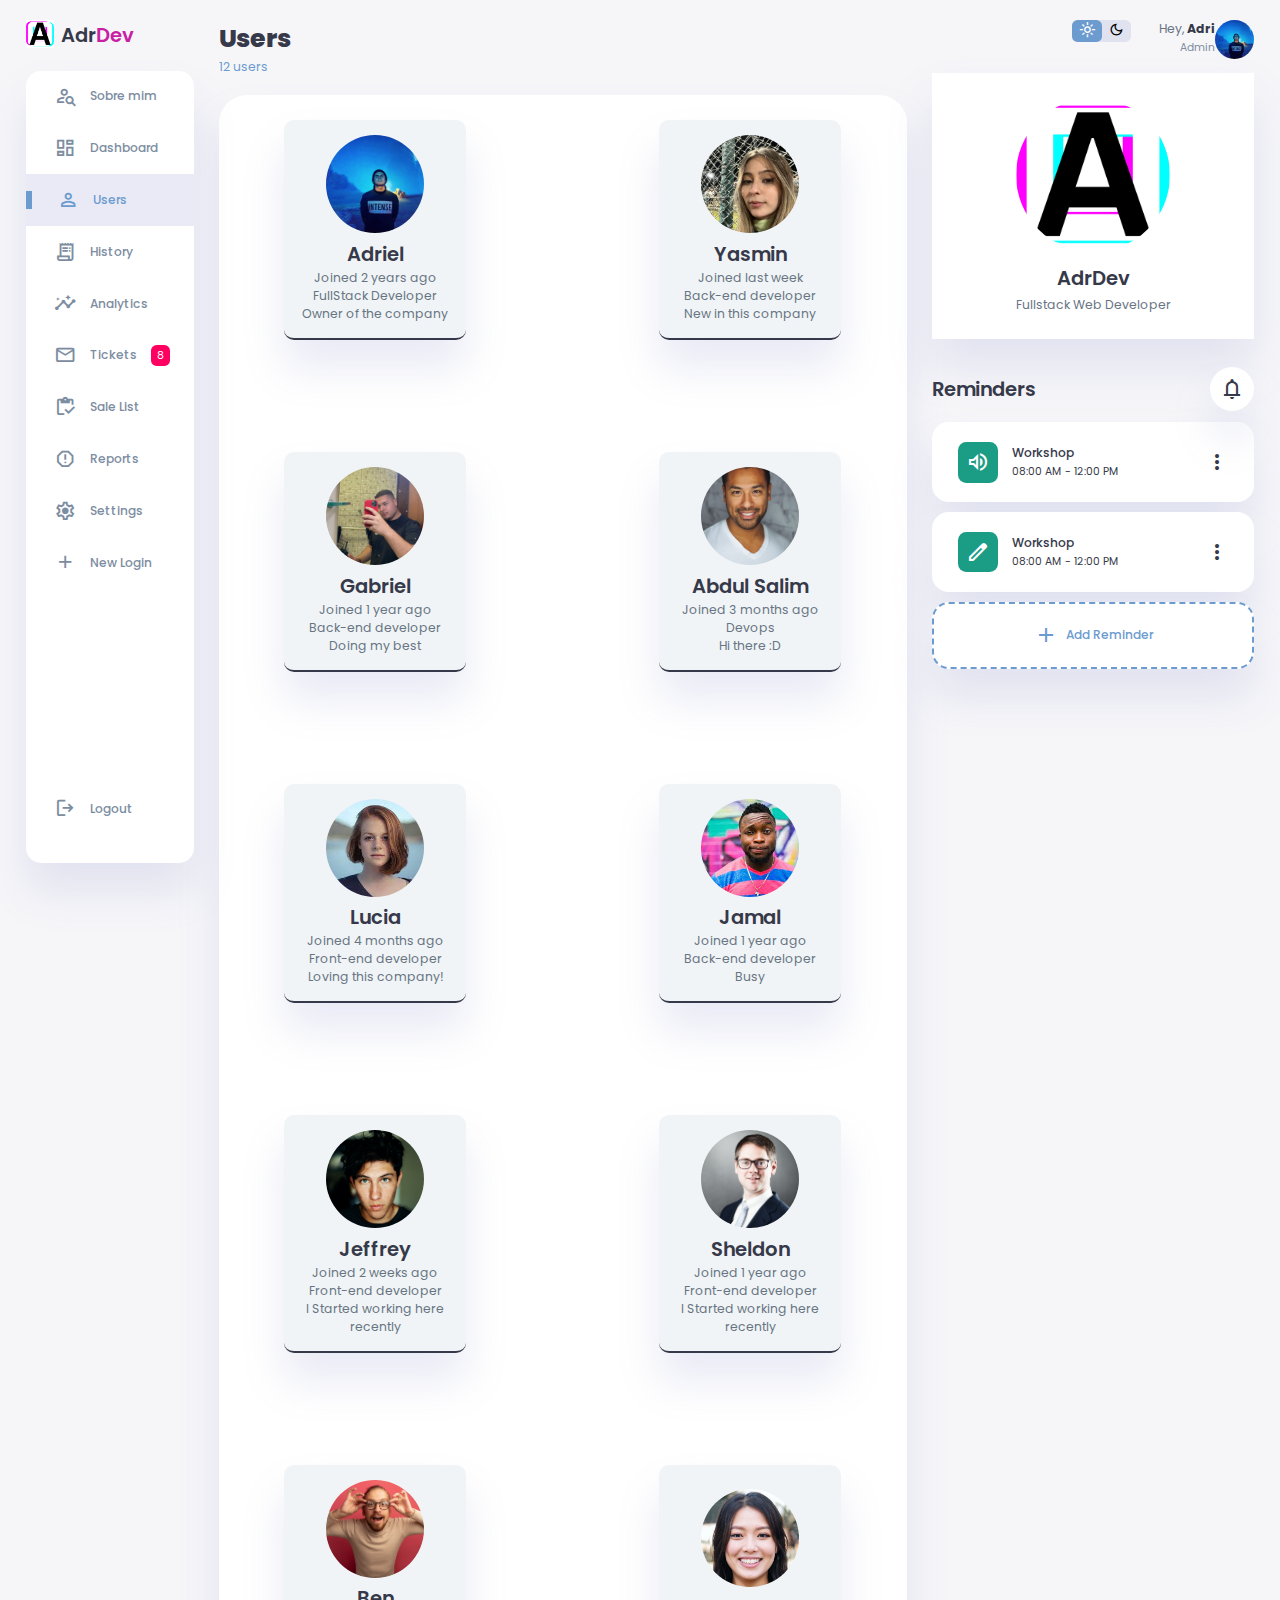
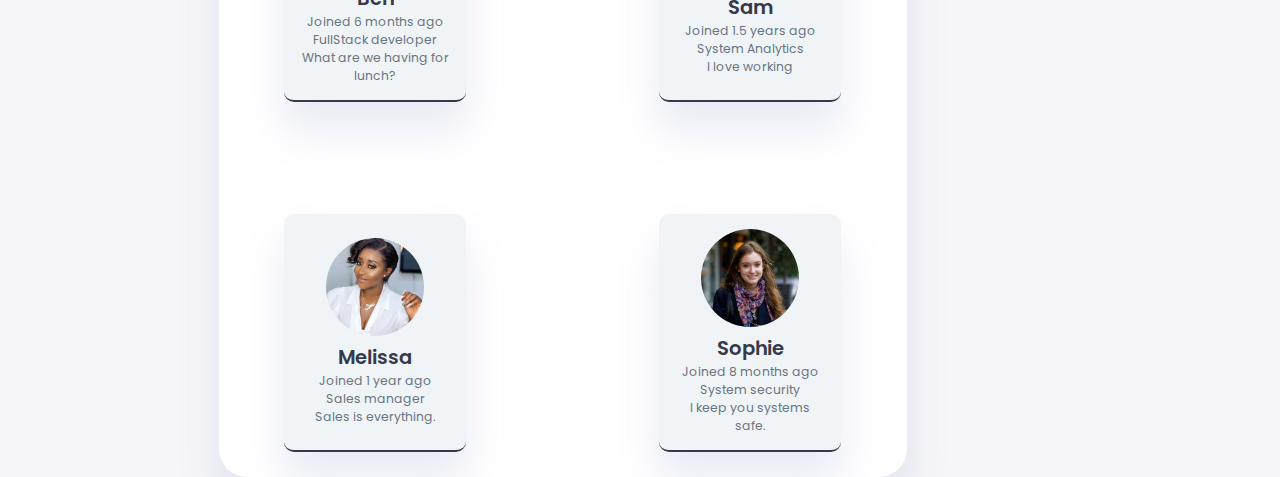
<file: users.html>
<!DOCTYPE html>
<html lang="en">
  <head>
    <meta charset="UTF-8" />
    <meta name="viewport" content="width=device-width, initial-scale=1.0" />
    <link
      href="https://fonts.googleapis.com/css2?family=Material+Symbols+Outlined"
      rel="stylesheet"
    />
    <title>Painel administrativo</title>
    <link rel="stylesheet" href="style.css" />
    <link rel="stylesheet" href="styleUsers.css" />
  </head>
  <body>
  <div class="container">
      <!-- sidebar -->
      <aside>
        <div class="toggle">
           <div class="logo">
              <img src="./assets/logo.png" alt="logo do site" href="dashboard.html" />
              <h2>Adr<span class="greenColor">Dev</span></h2>
           </div>
           <div class="close" id="close-btn">
              <span class="material-symbols-outlined"> close </span>
           </div>
        </div>


        <div class="sidebar">
         <a href="sobreMim.html">
            <span class="material-symbols-outlined">
               person_search
               </span>
             <h3>Sobre mim</h3>
          </a>
            <a href="dashboard.html">
               <span class="material-symbols-outlined">
                   dashboard
               </span>
               <h3>Dashboard</h3>
            </a>
            <a href="users.html" class="active">
               <span class="material-symbols-outlined">
                  person
               </span>
               <h3>Users</h3>
           </a>
           <a href="history.html">
              <span class="material-symbols-outlined">
                receipt_long
              </span>
              <h3>History</h3>
           </a>
           <a href="./index.html">
              <span class="material-symbols-outlined">
                 insights
              </span>
             <h3>Analytics</h3>
          </a>
          <a href="tickets.html">
             <span class="material-symbols-outlined">
                mail_outline
             </span>
             <h3>Tickets</h3>
             <span class="message-count">8</span>
          </a>
          <a href="sales.html">
             <span class="material-symbols-outlined">
                inventory
             </span>
             <h3>Sale List</h3>
          </a>
          <a href="reports.html">
            <span class="material-symbols-outlined">
               report
            </span>
            <h3>Reports</h3>
         </a>
         <a href="settings.html">
          <span class="material-symbols-outlined">
             settings
          </span>
          <h3>Settings</h3>
         </a>
         <a href="newLogin.html">
          <span class="material-symbols-outlined">
             add
          </span>
          <h3>New Login</h3>
         </a>
         <a href="logout.html">
          <span class="material-symbols-outlined">
             logout
          </span>
          <h3>Logout</h3>
         </a>
      </div>
   </aside>
   <!-- fim da sidebar -->



   <!-- conteúdo principal -->
   <main>
      <h1>Users</h1>
      <p id="users_number">12 users</p>
      <!-- Lista de usuários -->
      <div class="user_page_list">
            <div class="user_page_list_users">
              <div class="user">
                <img src="./assets/adri.jpg" alt="user_photo">
                <h2>Adriel</h2>
                <p>Joined 2 years ago</p>
                <p>FullStack Developer</p>
                <p>Owner of the company</p>
             </div>
             <div class="user">
              <img src="./assets/yasmin.jpg" alt="user_photo">
              <h2>Yasmin</h2>
              <p>Joined last week</p>
              <p>Back-end developer</p>
              <p>New in this company</p>
           </div>
           <div class="user">
            <img src="./assets/gabi.jpg" alt="user_photo">
            <h2>Gabriel</h2>
            <p>Joined 1 year ago</p>
            <p>Back-end developer</p>
            <p>Doing my best</p>
          </div>
          <div class="user">
            <img src="./assets/user4.jfif" alt="user_photo">
            <h2>Abdul Salim</h2>
            <p>Joined 3 months ago</p>
            <p>Devops</p>
            <p>Hi there :D</p>
          </div>
          <div class="user">
            <img src="./assets/user5.jfif" alt="user_photo">
            <h2>Lucia</h2>
            <p>Joined 4 months ago</p>
            <p>Front-end developer</p>
            <p>Loving this company!</p>
          </div>
          <div class="user">
          <img src="./assets/user6.jfif" alt="user_photo">
            <h2>Jamal</h2>
            <p>Joined 1 year ago</p>
            <p>Back-end developer</p>
            <p>Busy</p>
          </div>
          <div class="user">
            <img src="./assets/user7.jfif" alt="user_photo">
              <h2>Jeffrey</h2>
              <p>Joined 2 weeks ago</p>
              <p>Front-end developer</p>
              <p>I Started working here recently</p>
            </div>
            <div class="user">
               <img src="./assets/user8.jpg" alt="user_photo">
                 <h2>Sheldon</h2>
                 <p>Joined 1 year ago</p>
                 <p>Front-end developer</p>
                 <p>I Started working here recently</p>
            </div>
            <div class="user">
               <img src="./assets/user9.avif" alt="user_photo">
                 <h2>Ben</h2>
                 <p>Joined 6 months ago</p>
                 <p>FullStack developer</p>
                 <p>What are we having for lunch?</p>
            </div>
            <div class="user">
               <img src="./assets/user10.jpg" alt="user_photo">
                 <h2>Sam</h2>
                 <p>Joined 1.5 years ago</p>
                 <p>System Analytics</p>
                 <p>I love working</p>
            </div>
            <div class="user">
               <img src="./assets/user11.jpg" alt="user_photo">
                 <h2>Melissa</h2>
                 <p>Joined 1 year ago</p>
                 <p>Sales manager</p>
                 <p>Sales is everything.</p>
            </div>
            <div class="user">
               <img src="./assets/user12.jpg" alt="user_photo">
                 <h2>Sophie</h2>
                 <p>Joined 8 months ago</p>
                 <p>System security</p>
                 <p>I keep you systems safe.</p>
            </div>
          
          
          
          
        
          
          
        </div>
       </div> 
      <!-- fim da lista de usuários -->
   

   </main>
   <!-- Fim do conteúdo principal -->


   <!-- Seção da direita -->
   <div class="right-section">
      <div class="nav">
         <button id="menu-btn">
            <span class="material-symbols-outlined">
               menu
            </span>
         </button>
         <div class="dark-mode">
            <span class="material-symbols-outlined active">
               light_mode
            </span>
            <span class="material-symbols-outlined">
               dark_mode
            </span>
         </div>

         <div class="profile">
            <div class="info">
               <p>Hey, <b>Adri</b></p>
               <small class="text-muted">Admin</small>
            </div>
            <div class="profile-photo">
               <img src="./assets/adri.jpg" alt="admin_pic">
            </div>
         </div>
      </div>
      <!-- fim da navegação -->
      <div class="user-profile">
         <div class="logo">
            <img src="./assets/logo.png">
            <h2>AdrDev</h2>
            <p>Fullstack Web Developer</p>
         </div>
      </div>

      <div class="reminders">
         <div class="header">
            <h2>Reminders</h2>
            <span class="material-symbols-outlined">
               notifications_none
            </span>
         </div>

         <div class="notification">
            <div class="icon">
               <span class="material-symbols-outlined">
                  volume_up
               </span>
            </div>
            <div class="content">
               <div class="info">
                  <h3>Workshop</h3>
                  <small class="text_muted">
                     08:00 AM - 12:00 PM
                  </small>
               </div>
               <span class="material-symbols-outlined">
                  more_vert
               </span>
            </div>
         </div>

         <div class="notification deactive">
            <div class="icon">
               <span class="material-symbols-outlined">
                  edit
               </span>
            </div>
            <div class="content">
               <div class="info">
                  <h3>Workshop</h3>
                  <small class="text_muted">
                     08:00 AM - 12:00 PM
                  </small>
               </div>
               <span class="material-symbols-outlined">
                  more_vert
               </span>
            </div>
         </div>

         <div class="notification add-reminder">
            <div>
               <span class="material-symbols-outlined">
                  add
               </span>
               <h3>Add Reminder</h3>
            </div>
         </div>

      </div>

   </div>

   
</div>

    <script src="orders.js"></script>
    <script src="script.js"></script>
  </body>
</html>
</file>
<file: style.css>
@import url("https://fonts.googleapis.com/css2?family=Poppins:wght@300;400;500;600;700;800&display=swap");


:root{
  --color-primary: #6C9BCF;
  --color-danger: #FF0060;
  --color-success: #1B9C85;
  --color-warning: #F7D060;
  --color-white: #fff;
  --color-info-dark: #7d8da1;
  --color-dark: #363949;
  --color-light: rgba(132, 139, 200, 0.18);
  --color-dark-variant: #677483;
  --color-background: #f6f6f9;
  --color-user-background-card:#f1f4f6;
  --color-hover:  rgb(245, 245, 245);
  --color-black: #000000;
  --color-email: rgb(238, 237, 237);

  --card-border-radius: 2rem;
  --border-radius-1: 0.4rem;
  --border-radius-2: 1.2rem;

  --card-padding: 1.8rem;
  --padding-1: 1.2rem;

  --box-shadow: 0 2rem 3rem var(--color-light);
}

.dark-mode-variables{
  --color-background: #181a1e;
  --color-white: #202528;
  --color-dark: #edeffd;
  --color-dark-variant: #a3bdcc;
  --color-user-background-card:#293034;
  --color-light: rgba(0, 0, 0, 0.4);
  --box-shadow: 0 2rem 3rem var(--color-light);
  --color-hover:  #181a1e;
  --color-black: #edeffd;
  --color-email: #181c1f;
}

*{
  margin: 0;
  padding: 0;
  outline: 0;
  appearance: 0;
  text-decoration: none;
  box-sizing: border-box;
}

html{
  font-size: 14px;
}

body{
  width: 100vw;
  height: 100vh;
  font-family: 'Poppins', sans-serif;
  font-size: 0.88rem;
  user-select: none;
  overflow-x: hidden;
  color: var(--color-dark);
  background-color: var(--color-background);
}

a{
  color: var(--color-dark)
}

img{
  display: block;
  width: 100%;
  object-fit: cover;
}

h1{
  font-weight: 800;
  font-size: 1.8rem;
}

h2{
  font-weight: 600;
  font-size: 1.4rem;
}

h3{
  font-weight: 500;
  font-size: 0.87rem;
}

small{
  font-size: 0.76rem;
}

p{
  color: var(--color-dark-variant);
}

b{
  color: var(--color-dark);
}

.greenColor{
  color: #c91fa4;
}

.text-muted{
  color: var(--color-info-dark);
}

.primary{
  color: var(--color-primary);
}

.danger{
  color: var(--color-danger);
}

.success{
  color: var(--color-success);
}

.warning{
  color: var(--color-warning);
}

.container{
  display: grid;
  width: 96%;
  margin: 0 auto;
  gap: 1.8rem;
  grid-template-columns: 12rem auto 23rem;
}

aside{
  height: 100vh;
}

aside .toggle{
  display: flex;
  align-items: center;
  justify-content: space-between;
  margin-top: 1.4rem;
}

aside .toggle .logo{
  display: flex;
  gap: 0.5rem;
}

aside .toggle .logo img{
  width: 2rem;
  height: 2rem;
}

aside .toggle .close{
  padding-right: 1rem;
  display: none;
}

aside .sidebar{
  display: flex;
  flex-direction: column;
  background-color: var(--color-white);
  box-shadow: var(--box-shadow);
  border-radius: 15px;
  height: 88vh;
  top: 1.5rem;
  cursor: pointer;
  position: relative;
  transition: all 0.3s ease;
}

aside .sidebar:hover{
  box-shadow: none;
}

aside .sidebar a{
  display: flex;
  align-items: center;
  color: var(--color-info-dark);
  height: 3.7rem;
  gap: 1rem;
  position: relative;
  margin-left: 2rem;
  transition: all 0.3s ease;
}

aside .sidebar a span{
  font-size: 1.6rem;
  transition: all 0.3s ease;
}

aside .sidebar a:last-child{
  position: absolute;
  bottom: 2rem;
  width: 100%;
}

aside .sidebar a.active{
  width: 100%;
  color: var(--color-primary);
  background-color: var(--color-light);
  margin-left: 0;
}

aside .sidebar a.active{
  width: 100%;
  color: var(--color-primary);
  background-color: var(--color-light);
  margin-left: 0;
}

aside .sidebar a.active::before{
  content: "";
  width: 6px;
  height: 18px;
  background-color: var(--color-primary);
}

aside .sidebar a.active span{
  color: var(--color-primary);
  margin-left: calc(1rem - 3px);
}

aside .sidebar a:hover{
  color: var(--color-primary);
}

aside .sidebar a:hover span{
  margin-left: 0.6rem;
}

aside .sidebar .message-count{
  background-color: var(--color-danger);
  padding: 2px 6px;
  color: var(--color-white);
  font-size: 11px;
  border-radius: var(--border-radius-1);
}

main{
   margin-top: 1.4rem;
}

main .analyse{
  display: grid;
  grid-template-columns: repeat(3,1fr);
  gap: 1.6rem;
}


main .analyse > div{
  background-color: var(--color-white);
  padding: var(--card-padding);
  border: var(--card-border-radius);
  margin-top: 1rem;
  box-shadow: var(--box-shadow);
  cursor: pointer;
  transition: all 0.3s ease;
  border-radius: 2rem;
}

main .analyse > div:hover{
  box-shadow: none;
}

main .analyse > div .status{
  display: flex;
  align-items: center;
  justify-content: space-between;
}

main .analyse h3{
  margin-left: 0.6rem;
  font-size: 1rem;
}

main .analyse .progress{
  position: relative;
  width: 92px;
  height: 92px;
  border-radius: 50%;
}

main .analyse svg{
  width: 7rem;
  height: 7rem;
}

main .analyse svg circle{
  fill: none;
  stroke-width: 10;
  stroke-linecap: round;
  transform: translate(5px,5px);
}

main .analyse .sales svg circle{
  stroke: var(--color-success);
  stroke-dashoffset: -30;
  stroke-dasharray: 200;
}

main .analyse .visits svg circle{
  stroke: var(--color-danger);
  stroke-dashoffset: 0;
  stroke-dasharray: 80;
}

main .analyse .searches  svg circle{
  stroke: var(--color-primary);
  stroke-dashoffset: -10;
  stroke-dasharray: 200;
}

main .analyse .accounts  svg circle{
  stroke: #6CCECF;
  stroke-dashoffset: -10;
  stroke-dasharray: 200;
} 

main .analyse .products  svg circle{
  stroke: #6CB8CF;
  stroke-dashoffset: -150;
  stroke-dasharray: 200;
}

main .analyse .ticketsReceived  svg circle{
  stroke: var(--color-danger);
  stroke-dashoffset: -180;
  stroke-dasharray: 200;
}

main .analyse .progress .percentage{
  position: absolute;
  top: -3px;
  left: -1px;
  display: flex;
  align-items: center;
  justify-content: center;
  height: 100%;
  width: 100%;
}

#info{
  text-align: center;
  margin-top: 1rem;
  color: var(--color-primary);
}

main .graphics{
  margin-top: 1.3rem;
  margin-bottom: 1rem;
}

main .graphics .graphic-list{
  background-color: var(--color-white);
  padding: var(--card-padding);
  border-radius: var(--card-border-radius);
  margin-top: 1rem;
  box-shadow: var(--box-shadow);
  cursor: pointer;
  gap: 1.4rem;
  transition: all 0.3s ease;
}

main .graphics .graphic-list:hover{
  box-shadow: none;
}

main .new-users{
  margin-top: 1.3rem;
}

main .new-users .user-list{
  background-color: var(--color-white);
  padding: var(--card-padding);
  border-radius: var(--card-border-radius);
  margin-top: 1rem;
  box-shadow: var(--box-shadow);
  display: flex;
  justify-content: space-around;
  flex-wrap: wrap;
  gap: 1.4rem;
  cursor: pointer;
  transition: all 0.3s ease;
}

main .new-users .user-list:hover{
  box-shadow: none;
}

main .new-users .user-list .user{
  display: flex;
  flex-direction: column;
  align-items: center;
  justify-content: center;
}

main .new-users .user-list .user img{
  width: 5rem;
  height: 5rem;
  margin-bottom: 0.4rem;
  border-radius: 50%;
}

main .recent-orders{
  margin-top: 1.3rem;
}

main .recent-orders h2{
  margin-bottom: 0.8rem;
}

main .recent-orders table{
  background-color: var(--color-white);
  width: 100%;
  padding: var(--card-padding);
  text-align: center;
  box-shadow: var(--box-shadow);
  border-radius: var(--card-border-radius);
  transition: all 0.3s ease;
}

main .recent-orders table:hover{
  box-shadow: none;
}

main table tbody td{
  height: 2.8rem;
  border-bottom: 1px solid var(--color-light);
  color: var(--color-dark-variant);
}

main table tbody tr:last-child td{
  border: none;
}

main .recent-orders a{
  text-align: center;
  display: block;
  margin: 1rem auto;
  color: var(--color-primary);
}

#menu-btn{
  background-color: transparent;
  border: none;
}
.right-section{
  margin-top: 1.4rem;
}

.right-section .nav{
  display: flex;
  justify-content: end;
  gap: 2rem;
}

.right-section .nav button{
  display: none;
}

.right-section .dark-mode{
  background-color: var(--color-light);
  display: flex;
  justify-content: space-between;
  align-items: center;
  height: 1.6rem;
  width: 4.2rem;
  cursor: pointer;
  border-radius: var(--border-radius-1) ;
}

.right-section .dark-mode span{
  font-size: 1.2rem;
  width: 50%;
  height: 100%;
  display: flex;
  align-items: center;
  justify-content: center;
  color: black;
}

.right-section .dark-mode span.active{
  background-color: var(--color-primary);
  color: white;
  border-radius: var(--border-radius-1);
}

.right-section .nav .profile{
  display: flex;
  text-align: right;
}

.right-section .nav .profile .profile-photo{
  width: 2.8rem;
  height: 2.8rem;
  border-radius: 50%;
  overflow: hidden;
}

.right-section .user-profile{
  display: flex;
  justify-content: center;
  text-align: center;
  margin-top: 1rem;
  background-color: var(--color-white);
  padding: var(--card-padding);
  box-shadow: var(--box-shadow);
  cursor: pointer;
  transition: all 0.3s ease;
}

.right-section .user-profile:hover{
  box-shadow: none;
}

.right-section .user-profile img{
  width: 11rem;
  height: auto;
  margin-bottom: 0.8rem;
  border-radius: 50%;
}

.right-section .user-profile h2{
  margin-bottom: 0.2rem;
}

.right-section .reminders{
  margin-top: 2rem;
}

.right-section .reminders .header{
  display: flex;
  align-items: center;
  justify-content: space-between;
  margin-bottom: 0.8rem;
}

.right-section .reminders .header span{
  padding: 10px;
  box-shadow: var(--box-shadow);
  background-color: var(--color-white);
  border-radius: 50%;
}

.right-section .reminders .notification{
  background-color: var(--color-white);
  display: flex;
  align-items: center;
  gap: 1rem;
  margin-bottom: 0.7rem;
  padding: 1.4rem var(--card-padding);
  border-radius: var(--border-radius-2);
  box-shadow: var(--box-shadow);
  cursor: pointer;
  transition: all 0.3s ease;
}

.right-section .reminders .notification:hover{
  box-shadow: none;
}

.right-section .reminders .notification .content{
  display: flex;
  justify-content: space-between;
  align-items: center;
  margin: 0;
  width: 100%;
}

.right-section .reminders .notification .icon{
  padding: 0.6rem;
  color: var(--color-white);
  background-color: var(--color-success);
  border-radius: 20%;
  display: flex;
}

.right-section .reminder .notification.deactive .icon{
  background-color: var(--color-danger);
}

.right-section .reminders .add-reminder{
  background-color: var(--color-white);
  border: 2px dashed var(--color-primary);
  color: var(--color-primary);
  display: flex;
  align-items: center;
  justify-content: center;
  cursor: pointer;
}

.right-section .reminders .add-reminder:hover{
  background-color: var(--color-primary);
  color: white;
}

.right-section .reminders .add-reminder div{
  display: flex;
  align-items: center;
  gap: 0.6rem;
}

.hide{
  display: none;
}

@media screen and (max-width: 1200px) {
  .container{
    width: 95%;
    grid-template-columns: 7rem auto 23rem;
  }

  aside .logo h2{
    display: none;
  }

  aside .sidebar h3{
    display: none;
  }

  aside .sidebar a{
    width: 5.6rem;
  }

  aside .sidebar a:last-child{
    position: relative;
    margin-top: 1.8rem
  }

  main .analyse{
    grid-template-columns: 1fr;
    gap: 0;
  }

  main .new-users .user-list .user{
    flex-basis: 40%;
  }

  main .recent-orders{
    width: 94%;
    position: absolute;
    left: 50%;
    transform: translateX(-50%);
    margin: 2rem 0 0 0.8rem
  }

  main .recent-orders table{
    width: 83vw;
  }

  main table thead tr th:last-child,
  main table thead tr th:first-child{
    display: none;
  }

  main table tbody tr td:last-child,
  main table tbody tr td:first-child{
    display: none;
  }
} 

@media screen and (max-width: 768px) {
  .container{
    width: 100%;
    grid-template-columns: 1fr;
    padding: var(--padding-1);
  }

  aside{
    position: fixed;
    background-color: var(--color-white);
    width: 15rem;
    z-index: 3;
    box-shadow: 1rem 3rem 4rem var(--color-light);
    height: 100vh;
    left: -100%;
    display: none;
    animation: showMenu 0.4s ease forwards; 
   }

   @keyframes showMenu {
    to{
      left: 0;
    }
   }

   aside .logo{
    margin-left: 1rem;
   }

   aside .logo h2{
    display: inline;
   }

   aside .sidebar h3{
    display: inline;
   }

   aside .sidebar a{
    width: 100%;
    height: 3.4rem;
   }

   aside .sidebar a:last-child{
     position: absolute;
     bottom: 5rem;
   }

   aside .toggle .close{
    display: inline-block;
    cursor: pointer;
   }

   main{
    margin-top: 8rem;
    padding: 0 1rem;
   }

   main .new-users .user-list .user{
    flex-basis: 35%;
   }

   main .recent-orders{
    position: relative;
    margin: 3rem 0 0 0;
    width: 100%;
   }

   main .recent-orders table{
    width: 100%;
    margin: 0;
   }

   .right-section{
    width: 94%;
    margin: 0 auto 4rem;
   }

   .right-section .nav{
    position: fixed;
    top: 0;
    left: 0;
    align-items: center;
    background-color: var(--color-white);
    padding: 0 var(--padding-1);
    height: 4.6rem;
    width: 100%;
    z-index:2;
    box-shadow: 0 1rem 1rem var(--color-light);
    margin: 0;
   }

   .right-section .nav .dark-mode{
    width: 4.4rem;
    position: absolute;
    left: 66%;
   }

   .right-section .profile .info{
    display: none;
   }

   .right-section .nav button{
    display: inline-block;
    background-color: transparent;
    cursor: pointer;
    color: var(--color-dark);
    position: absolute;
    left: 1rem;
   }

   .right-section .nav button span{
    font-size: 2rem;
   }




}
</file>
<file: styleHistory.css>
main .history-main{
    margin-top: 1.3rem;
  }
  
  main .history-main h2{
    margin-bottom: 0.8rem;
  }
  
  main .history-main table{
    background-color: var(--color-white);
    width: 100%;
    padding: var(--card-padding);
    text-align: center;
    box-shadow: var(--box-shadow);
    border-radius: var(--card-border-radius);
    transition: all 0.3s ease;
  }
  
  main .history-main table:hover{
    box-shadow: none;
  }


.historyPages{
  display: flex;
  justify-content: center;
  gap: 1rem;
  padding: 1rem;
}

.historyPagesBtn{
  background-color: var(--color-white);
  color: var(--color-primary);
  border-radius: 20px;
  text-align: center;
  padding: 5px;
  box-shadow: 2px 2px rgb(185, 184, 184);
  font-size: 1.1rem;
  transition: all 0.3s ease;
  width: 2rem;
}

.historyPagesBtn:hover{
  background-color: var(--color-dark); ;
}

.currentPage{
  background-color: var(--color-dark); 
}
</file>
<file: styleReports.css>
@import url("style.css");


main .reports_page_list{
margin-top: 1.4rem;
}


main .reports_page_list .reports_page_list_reports{
  background-color: var(--color-white);
  padding: var(--card-padding);
  border-radius: var(--card-border-radius);
  margin-top: 1rem;
  box-shadow: var(--box-shadow);
  display: flex;
  align-items: center;
  padding-left: 5rem;
  gap: 8rem;
  transition: all 0.3s ease;
  margin-bottom: 2rem;
}

main .reports_page_list .reports_page_list_reports:hover{
  box-shadow: none;
}

label{
  min-width: 15rem;
  max-width: 15rem;
}

form > span{
  display: flex;
  gap: 1rem;
}

#text-area{
  width: 15rem;
  height: 9rem;
  text-align: start;
}

#textCenter{
  margin-top: 2rem;
}

form{
  display: flex;
  gap: 1rem;
  flex-direction: column;
  width: auto;
}

button{
  display: flex;
  justify-content: center;
  width: 4rem;
  text-align: center;
}
</file>
<file: styleUsers.css>
@import url("style.css");

#users_number{
  color: #6C9BCF;
}
main .user_page_list{
margin-top: 1.4rem;

}


main .user_page_list > div{
  background-color: var(--color-white);
  padding: var(--card-padding);
  border-radius: var(--card-border-radius);
  margin-top: 1rem;
  box-shadow: var(--box-shadow);
  display: flex;
  justify-content: space-around;
  flex-wrap: wrap;
  gap: 8rem;
  transition: all 0.3s ease;
}


  main .user_page_list > div .user{
  display: flex;
  flex-direction: column;
  align-items: center;
  justify-content: center;
  text-align: center;
  border-bottom: 2px solid;
  box-shadow: 0 2px black;
  background-color: var(--color-user-background-card);
  border-radius: 10px;
  box-shadow: var(--box-shadow);
  padding:  15px;
  transition: all 0.3s ease;
  min-width: 13rem;
  max-width: 13rem;
} 



main .user_page_list .user_page_list_users .user img{
  width: 7rem;
  height: 7rem;
  border-radius: 50%;
  margin-bottom: 0.4rem;
}

main .user_page_list > div .user:hover{
box-shadow: none;
cursor: pointer;

}
</file>
<file: styleSales.css>
@import url(style.css);

@import url("style.css");

#users_number{
  color: #6C9BCF;
}
main .sales_page_list{
margin-top: 1.4rem;

}


main .sales_page_list > div{
  background-color: var(--color-white);
  padding: var(--card-padding);
  border-radius: var(--card-border-radius);
  margin-top: 1rem;
  box-shadow: var(--box-shadow);
  display: flex;
  justify-content: space-around;
  flex-wrap: wrap;
  gap: 8rem;
  transition: all 0.3s ease;
  margin-bottom: 2rem;
}

main .sales_page_list > div:hover{
  box-shadow: none;
}


  .sales{
  display: flex;
  flex-direction: column;
  align-items: center;
  justify-content: center;
  text-align: center;
  border-radius: 10px;
  padding:  15px;
  transition: all 0.3s ease;
  min-width: 15rem;
  max-width: 15rem;
  background-color: var(--color-white);
  box-shadow: var(--box-shadow);
  cursor: pointer;
  gap: 0.6rem;
} 

.sales img{
  width: 7rem;
  height: 7rem;
  border-radius: 50px;
}

.sales:hover{
  box-shadow: none;
}



main .sales_page_list .sales_page_list_sales .sale img{
  width: 7rem;
  height: 7rem;
  border-radius: 50%;
  margin-bottom: 0.4rem;
}

main .sales_page_list > div .sale:hover{
box-shadow: none;
cursor: pointer;
} 

.saleInformation{
  display: flex;
  flex-direction: column;
}
</file>
<file: styleSobreMim.css>
@import url("style.css");


main .myHistory{
margin-top: 1.4rem;
}


main .myHistory .myHistoryContainer{
  background-color: var(--color-white);
  padding: 3rem;
  border-radius: var(--card-border-radius);
  margin-top: 1rem;
  box-shadow: var(--box-shadow);
  display: flex;
  flex-direction: column;
  gap: 4rem;
  transition: all 0.3s ease;
  margin-bottom: 2rem;
  border-left: solid 3px;
  flex-wrap: wrap;
}

.firstRow{
  display: flex;
  justify-content: space-around;
  width: 100%;
}

.firstRow_column{
  display: flex;
  flex-direction: column;
  gap: 2rem;
}

.secondRow{
  display: flex;
  justify-content: space-around;
  width: 100%;
}

.secondRow_element{
  max-width: 30em;
  min-width: 20rem;
}

.firstRow_column_element{
  max-width: 30rem  ;
  min-width: 20rem;
}

.myHistoryContainer p,ul,li{
  font-size: 1.3rem;
} 

.caldeira{
  width: 25rem;

}

.eu{
  border-radius: 100%;
  width: 25rem;
  height: 25rem;
}





.column{
   display: flex;
   justify-content: space-between;

}

.secondRowColumn{
  display: flex;
  flex-direction: column;
  gap: 2rem;
  max-width: 30em;
}
</file>
<file: styleTickets.css>
.overlay{
  position: fixed;
  top: 0;
  left: 0;
  width: 100%;
  height: 100%;
  background-color: rgba(0, 0, 0, 0.5); /* Cor de fundo com transparência */
  z-index: 9999; /* Define a ordem de empilhamento acima do conteúdo */
}

.overlay-content {
  position: absolute;
  top: 50%;
  left: 50%;
  transform: translate(-50%, -50%);
  background-color: var(--color-white);
  height: 50%;
  min-width: 45%;
  box-shadow: 1rem 1rem;
  border: solid 2px;
  border-radius: 20px;
  transition: all 0.3s ease;
  display: flex;
  flex-direction: column;
  gap:1.5rem;
  padding-top: 2rem;
  justify-content: top;
  align-items: center;
  

}

.overlay-content:hover{
box-shadow: none;
}




main .tickets-main{
  margin-top: 1.3rem;
  margin-bottom: 1.3rem;
}

main .tickets-main h2{
  margin-bottom: 0.8rem;
}

main .tickets-main table{
  background-color: var(--color-white);
  width: 100%;
  padding: 2rem;
  text-align: center;
  box-shadow: var(--box-shadow);
  border-radius: var(--card-border-radius);
  transition: all 0.3s ease;
  border-radius: 20px;
}

main .tickets-main table:hover{
  box-shadow: none;
}

th{
  height: 6rem;
}
.ticketRow{
  height: 6rem;
  cursor: pointer;
  transition: all 0.3s ease;
  color: red;
}

.ticketRow:hover{
  background-color: var(--color-hover);
}

.ticket-name{
  color: var(--color-black);
  font-weight: 600;
}

.ticket-email{
  color: var(--color-primary);
}

.ticket-about{
  color: var(--color-black);
  font-weight: 600;
}

.ticket-date,.ticket-hour,.ticket-number{
  color: var(--color-info-dark);
}

.overlay_elements{
  font-size: 1.1rem;
  display: flex;
  gap: 1.2rem;
  border-bottom: 2px solid;
  max-width: 90%;
  height: auto;
  width: auto ;
}

#overlay_name,#overlay_email,#overlay_about,#overlay_date,#overlay_hour{
  border-right: 2px solid;
  padding-right: 1rem;
}


.email{
  font-size: 1.2rem;
}

.ticket-message{
  display: none;
}

.mailSquare{
  background-color: var(--color-email);
  padding: 2rem;
  height: 100%;
  align-items: center;
  justify-content: center;
  font-size: 1.2rem;
  border-radius: 20px;
  width: 100%;
  overflow: auto;
}

#mailOpened{
  background-color: var(--color-hover);
  font-weight: 0;
}

@media screen and (max-width: 765px){
  .overlay-content{
    width: 70%;
    height: 50%;
  }
  .overlay_elements{
    font-size: 1.1rem;
    display: flex;
    flex-direction: column;
    gap: 1.2rem;
    border-bottom: 2px solid;
    max-width: 90%;
    height: auto;
    width: auto ;
    text-align: center;
  }
  #overlay_name,#overlay_about,#overlay_date,#overlay_hour{
    display: none;
  }
  #overlay_email{
    border-right: none;
    text-align: center;
  }

}
</file>
